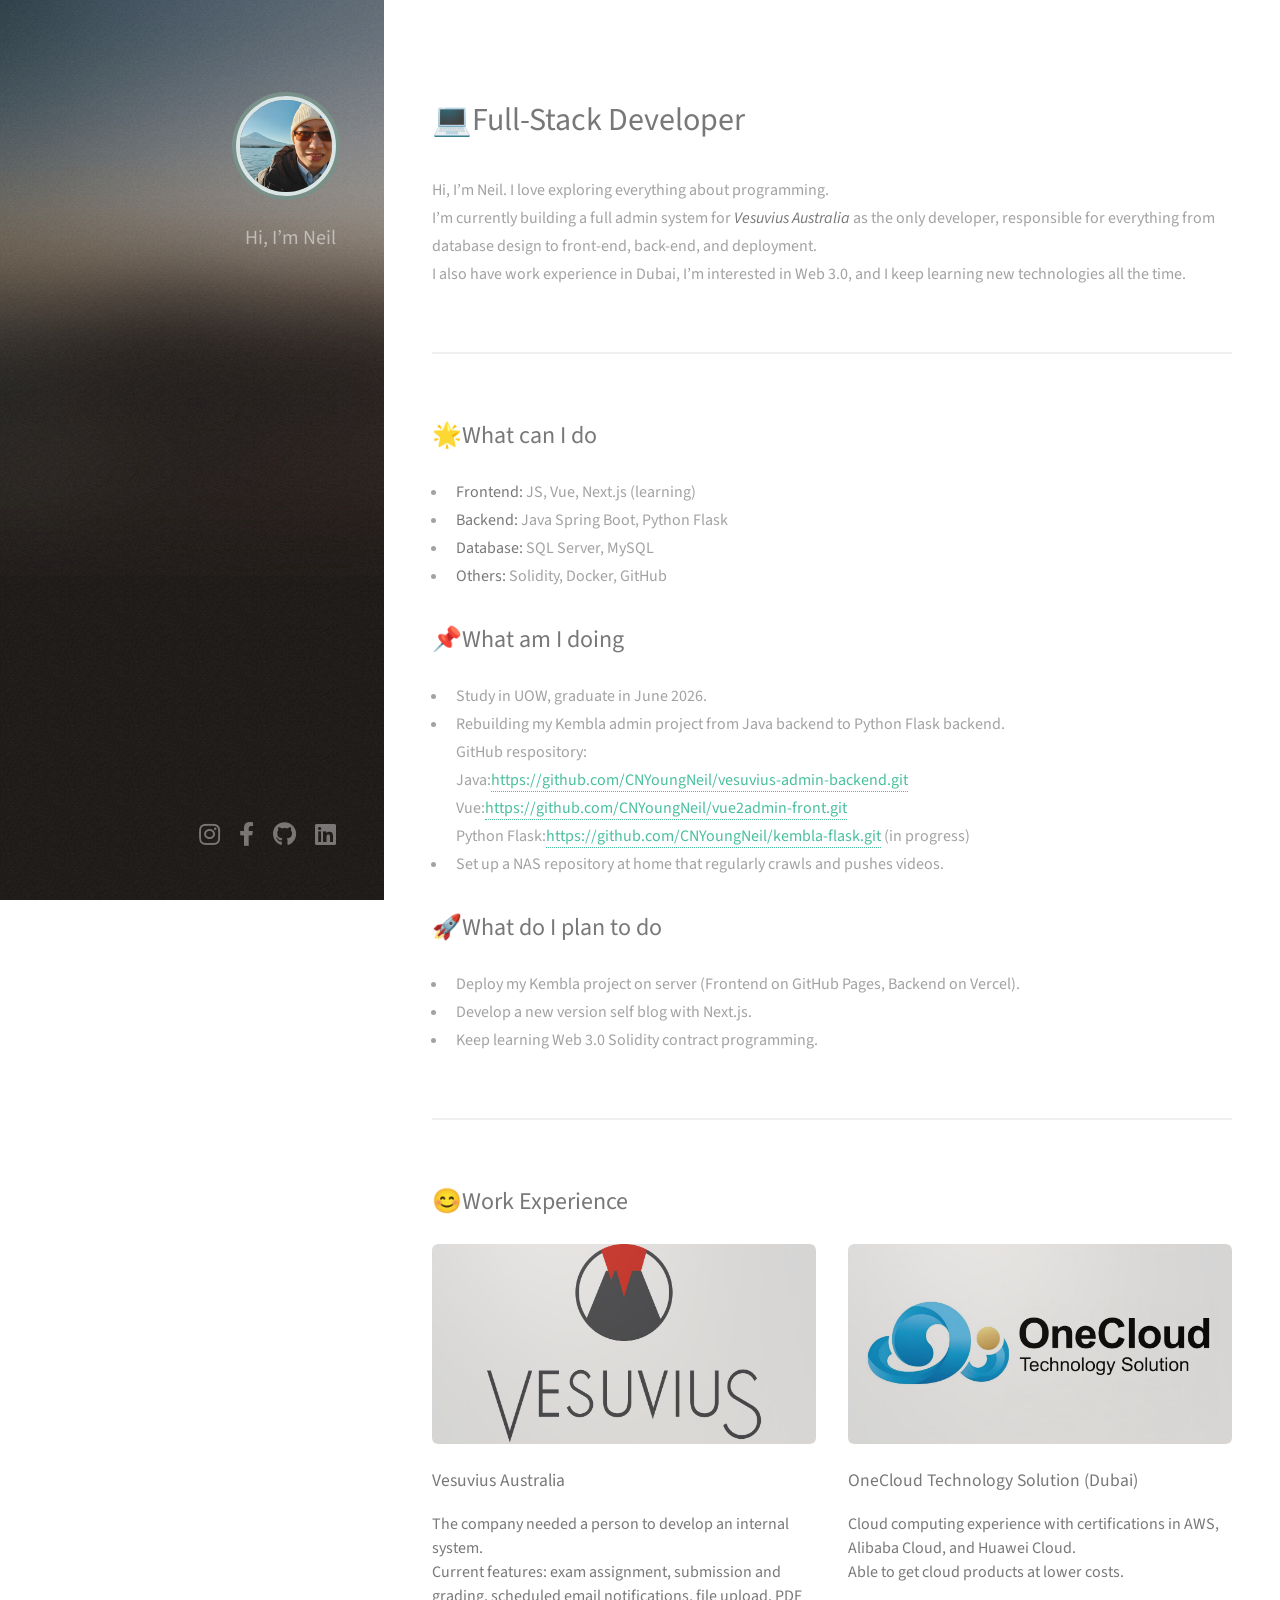
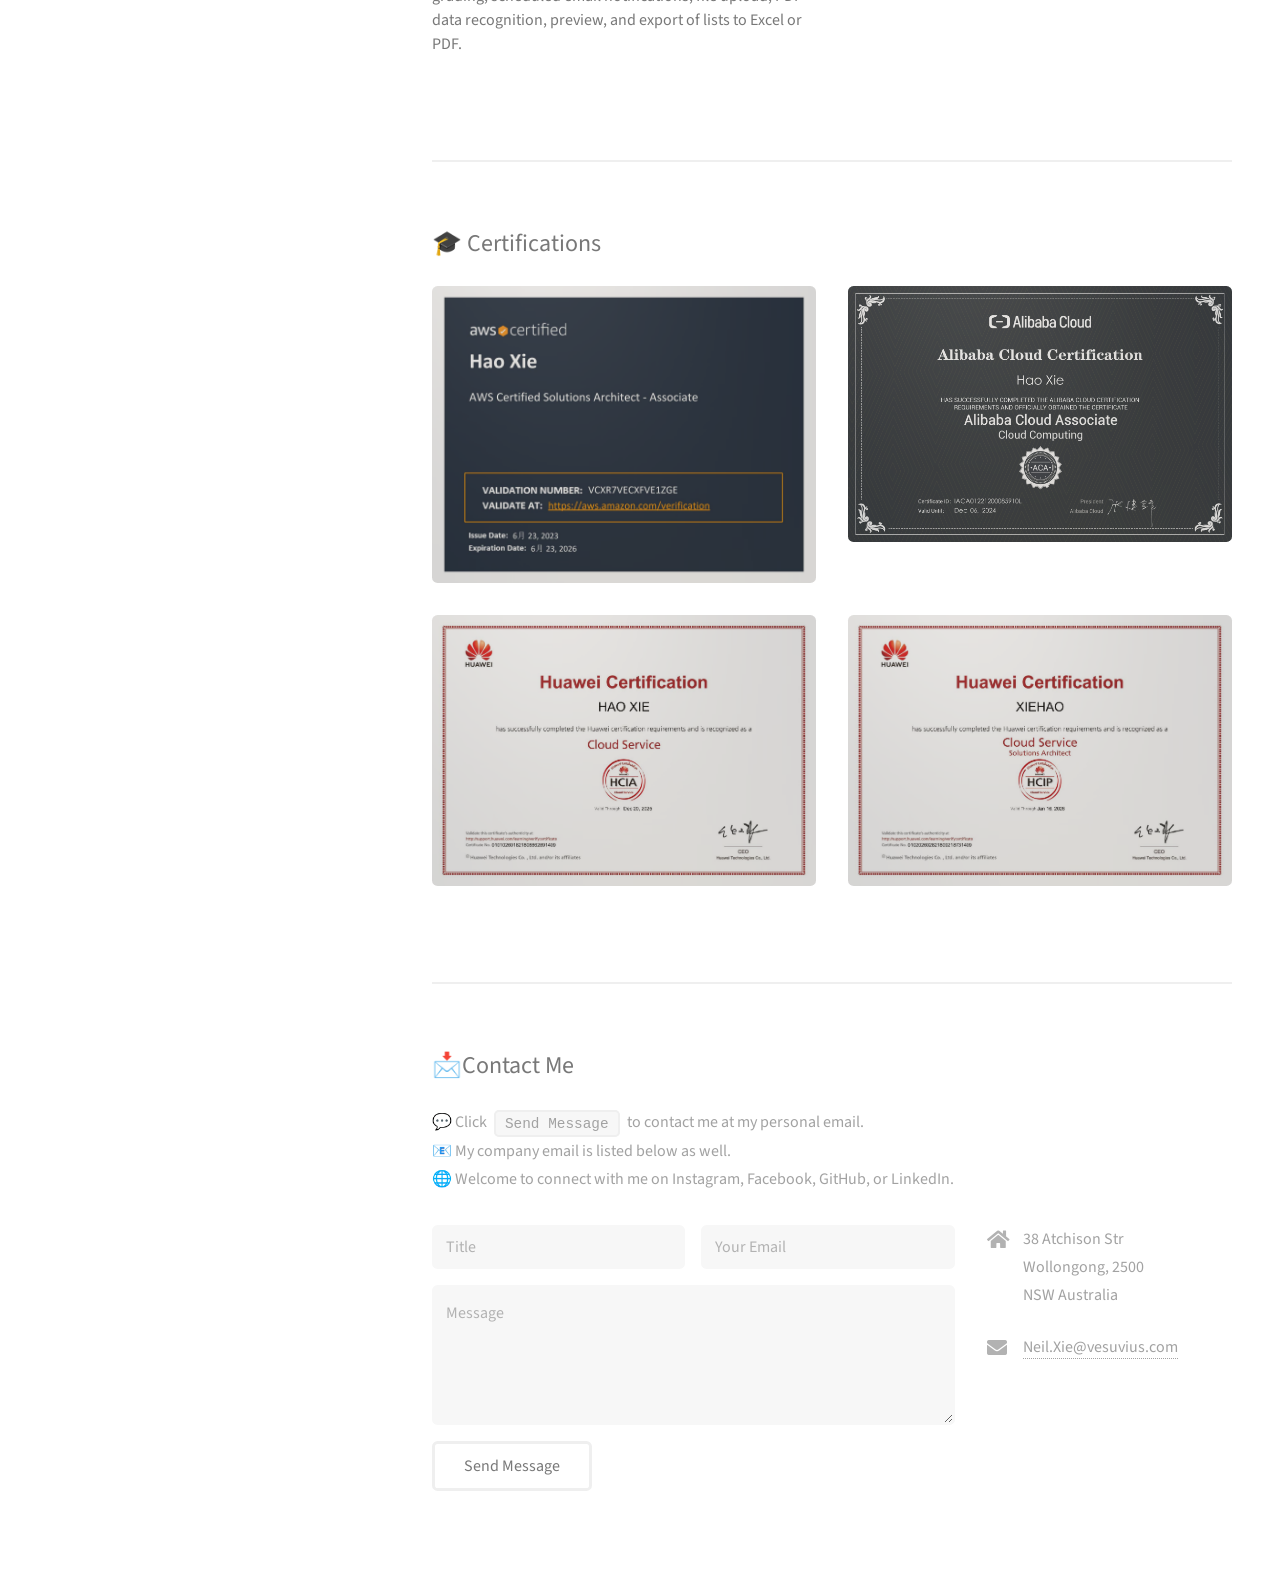
<file: index.html>
<!DOCTYPE html>
<!--
	Strata by HTML5 UP
	html5up.net | @ajlkn
	Free for personal and commercial use under the CCA 3.0 license (html5up.net/license)
-->
<html>

<head>
  <title>Neil Xie's website</title>
  <!-- Standard favicon -->
  <link rel="icon" href="images/favicon-round.png" type="image/x-icon">
  <meta charset="utf-8" />
  <meta name="viewport" content="width=device-width, initial-scale=1, user-scalable=no" />
  <link rel="stylesheet" href="assets/css/main.css" />
</head>

<body class="is-preload">
  <!-- 左侧的Header -->
  <header id="header">
    <div class="inner">
      <a href="#" class="image avatar"><img src="images/self.jpg" alt="" /></a>

      <!-- <h1><strong>Hi, I’m Neil.</strong> <br>
					UOW IT student <br>
					Developer @ <strong>Vesuvius Australia</strong>.<br />
					Dubai cloud security experience. <br /></h1> -->
      <!-- 打字机特效 -->
      <h1>
        <div id="intro-typing" class="intro-typing"></div>
      </h1>
    </div>
  </header>

  <!-- Main -->
  <div id="main">
    <!-- One -->
    <section id="one">
      <header class="major">
        <h2><strong>💻Full-Stack Developer</strong></h2>
        <!-- magna sed accumsan arcu neque.</h2> -->
      </header>
      <p>
        Hi, I’m Neil. I love exploring everything about programming.  
        <br />
        I’m currently building a full admin system for <em><b> Vesuvius Australia</b></em>  as the only developer, responsible for everything from database design to front-end, back-end, and deployment.  
        <br />
        I also have work experience in Dubai, I’m interested in Web 3.0, and I keep learning new technologies all the time.  
      </p>
      <!-- <ul class="actions">
							<li><a href="#" class="button">Learn More</a></li>
						</ul> -->
    </section>

    <section id="three">
      <h2>🌟What can I do</h2>
      <ul>
        <li><strong>Frontend:</strong> JS, Vue, Next.js (learning)</li>
        <li><strong>Backend:</strong> Java Spring Boot, Python Flask</li>
        <li><strong>Database:</strong> SQL Server, MySQL</li>
        <li><strong>Others:</strong> Solidity, Docker, GitHub</li>
      </ul>

      <h2>📌What am I doing</h2>
      <ul>
        <li>Study in UOW, graduate in June 2026.</li>
        <li>
          Rebuilding my Kembla admin project from Java backend to Python Flask backend. <br>
          GitHub respository: <br>
          Java:<a href="https://github.com/CNYoungNeil/vesuvius-admin-backend.git" target="_blank">https://github.com/CNYoungNeil/vesuvius-admin-backend.git</a> <br>
          Vue:<a href="https://github.com/CNYoungNeil/vue2admin-front.git" target="_blank">https://github.com/CNYoungNeil/vue2admin-front.git</a> <br>
          Python Flask:<a href="https://github.com/CNYoungNeil/kembla-flask.git" target="_blank">https://github.com/CNYoungNeil/kembla-flask.git</a> (in progress)<br>
        </li>
        <li>Set up a NAS repository at home that regularly crawls and pushes videos.</li>
      </ul>

      <h2>🚀What do I plan to do</h2>
      <ul>
        <li>Deploy my Kembla project on server (Frontend on GitHub Pages, Backend on Vercel).</li>
        <li>Develop a new version self blog with Next.js.</li>
        <li>Keep learning Web 3.0 Solidity contract programming.</li>
      </ul>
    </section>

    <!-- Two -->
    <section id="two">
      <h2>😊Work Experience</h2>
      <div class="row">
        <article class="col-6 col-12-xsmall work-item">
          <a href="images/thumbs/vesuvius.jpg" class="image fit thumb"><img src="images/thumbs/vesuvius.jpg"
              alt="Vesuvius Australia"  /></a>
          <h4>Vesuvius Australia</h4>
          <p>
            <h3>
              The company needed a person to develop an internal system. <br>
              <strong class="emphasis">Current features:</strong> exam assignment, submission and grading, scheduled email notifications, file upload, PDF data recognition, preview, and export of lists to Excel or PDF.
            </h3>
          </p>
          

        </article>
        <article class="col-6 col-12-xsmall work-item">
          <a href="images/thumbs/Onecloud169.png" class="image fit thumb"><img src="images/thumbs/Onecloud169.png"
              alt="OneCloud Technology Solution (Dubai)" /></a>
          <h4>OneCloud Technology Solution (Dubai)</h4>
          <p>
            <h3>
              Cloud computing experience with certifications in AWS, Alibaba Cloud, and Huawei Cloud. <br>
              Able to get cloud products at lower costs.
            </h3>
          </p>
        </article>
        <!-- <article class="col-6 col-12-xsmall work-item">
            <a href="images/fulls/03.jpg" class="image fit thumb"><img src="images/thumbs/03.jpg" alt="" /></a>
            <h3>Tortor metus commodo</h3>
            <p>Lorem ipsum dolor sit amet nisl sed nullam feugiat.</p>
          </article>
          <article class="col-6 col-12-xsmall work-item">
            <a href="images/fulls/04.jpg" class="image fit thumb"><img src="images/thumbs/04.jpg" alt="" /></a>
            <h3>Quam neque phasellus</h3>
            <p>Lorem ipsum dolor sit amet nisl sed nullam feugiat.</p>
          </article> -->
      </div>
      <!-- <ul class="actions">
          <li><a href="#" class="button">Full Portfolio</a></li>
        </ul> -->
    </section>




    <!-- four Certifications -->
    <section id="four">
      <h2>🎓 Certifications</h2>
      <div class="row">
        <article class="col-6 col-12-xsmall">
          <span class="image fit">
            <img src="images/certificate/AWS.jpg" alt="AWS Certificate">
          </span>
        </article>
        <article class="col-6 col-12-xsmall">
          <span class="image fit">
            <img src="images/certificate/ACA.png" alt="AliCloud Certificate">
          </span>
        </article>

        <article class="col-6 col-12-xsmall">
          <span class="image fit">
            <img src="images/certificate/HCIA.jpg" alt="Huawei Cloud Certificate">
          </span>
        </article>
        <article class="col-6 col-12-xsmall">
          <span class="image fit">
            <img src="images/certificate/HCIP.jpg" alt="Huawei Cloud Certificate">
          </span>
        </article>
      </div>

    </section>



    <!-- Three -->
    <section id="three">
      <h2>📩Contact Me</h2>
      <p>
        💬 Click <code>Send Message</code> to contact me at my personal email. <br>
        📧 My company email is listed below as well.<br>
        🌐 Welcome to connect with me on Instagram, Facebook, GitHub, or LinkedIn. <br>
      </p>
      <div class="row">
        <div class="col-8 col-12-small">
          <form action="https://formspree.io/f/mqadwlby" method="POST">
            <div class="row gtr-uniform gtr-50">
              <div class="col-6 col-12-xsmall">
                <input type="text" name="title" id="title" placeholder="Title" required />
              </div>
              <div class="col-6 col-12-xsmall">
                <input type="email" name="_replyto" id="email" placeholder="Your Email" required />
              </div>
              <div class="col-12">
                <textarea name="message" id="message" placeholder="Message" rows="4" required></textarea>
              </div>
              <div class="col-12">
                <ul class="actions">
                  <li><input type="submit" value="Send Message" /></li>
                </ul>
              </div>
            </div>
          </form>
        </div>


        <div class="col-4 col-12-small">
          <ul class="labeled-icons">
            <li>
              <h3 class="icon solid fa-home"><span class="label">Address</span></h3>
              38 Atchison Str<br />
              Wollongong, 2500<br />
              NSW Australia
            </li>
            <!-- <li>
										<h3 class="icon solid fa-mobile-alt"><span class="label">Phone</span></h3>
										000-000-0000
									</li> -->
            <!-- <li>
                <h3 class="icon solid fa-envelope"><span class="label">Email</span></h3>
                <a>xiehaoyico@gmail.com</a>
              </li> -->
            <li>
              <h3 class="icon solid fa-envelope"><span class="label">Email</span></h3>
              <a>Neil.Xie@vesuvius.com</a>
            </li>
          </ul>
        </div>
      </div>
    </section>
  </div>

  <!-- Footer -->
  <footer id="footer">
    <div class="inner">
      <ul class="icons">
        <li>
          <a href="https://www.instagram.com/neil_stayfocus/" class="icon brands fa-instagram"><span class="label">instagram</span></a>
        </li>
        <li>
          <a href="https://www.facebook.com/youngneilcn/" class="icon brands fa-facebook-f"><span class="label">facebook</span></a>
        </li>
        <li>
          <a href="https://github.com/CNYoungNeil" class="icon brands fa-github" target="_blank"><span
              class="label">Github</span></a>
        </li>
        <li>
          <a href="https://www.linkedin.com/in/youngneilcn" class="icon brands fa-linkedin" target="_blank"><span
              class="label">Email</span></a>
        </li>
      </ul>
    </div>
  </footer>

  <!-- Scripts -->

  <script src="assets/js/jquery.min.js"></script>
  <script src="assets/js/jquery.poptrox.min.js"></script>
  <script src="assets/js/browser.min.js"></script>
  <script src="assets/js/breakpoints.min.js"></script>
  <script src="assets/js/util.js"></script>
  <script src="assets/js/main.js"></script>

  <!-- JS脚本 -->
  <script>
    const lines = [
      "Hi, I’m Neil",
      "UOW IT student",
      "Developer at <strong>Vesuvius Australia</strong>",
      "Dubai cloud computing experience"
    ];

    const el = document.getElementById("intro-typing");
    let lineIndex = 0;
    let charIndex = 0;
    let currentLineEl = null;

    function typeWriter() {
      if (lineIndex < lines.length) {
        if (charIndex === 0) {
          currentLineEl = document.createElement("div");
          el.appendChild(currentLineEl);
        }

        let currentLine = lines[lineIndex];

        if (charIndex < currentLine.length) {
          // 检测是否是标签的开始
          if (currentLine.charAt(charIndex) === "<") {
            // 找到 '>' 的位置
            let closeIndex = currentLine.indexOf(">", charIndex);
            if (closeIndex !== -1) {
              // 一次性跳过整个标签
              charIndex = closeIndex + 1;
            }
          } else {
            charIndex++;
          }

          // 更新行内容（只显示到当前位置）
          currentLineEl.innerHTML = currentLine.substring(0, charIndex);

          setTimeout(typeWriter, 100);
        } else {
          // 当前行完成 → 换行
          lineIndex++;
          charIndex = 0;
          setTimeout(typeWriter, 500);
        }
      } else {
        // 全部完成 → 停顿后清空重来
        setTimeout(() => {
          el.innerHTML = "";
          lineIndex = 0;
          charIndex = 0;
          typeWriter();
        }, 2000);
      }
    }

    typeWriter();
  </script>

</body>

</html>
</file>
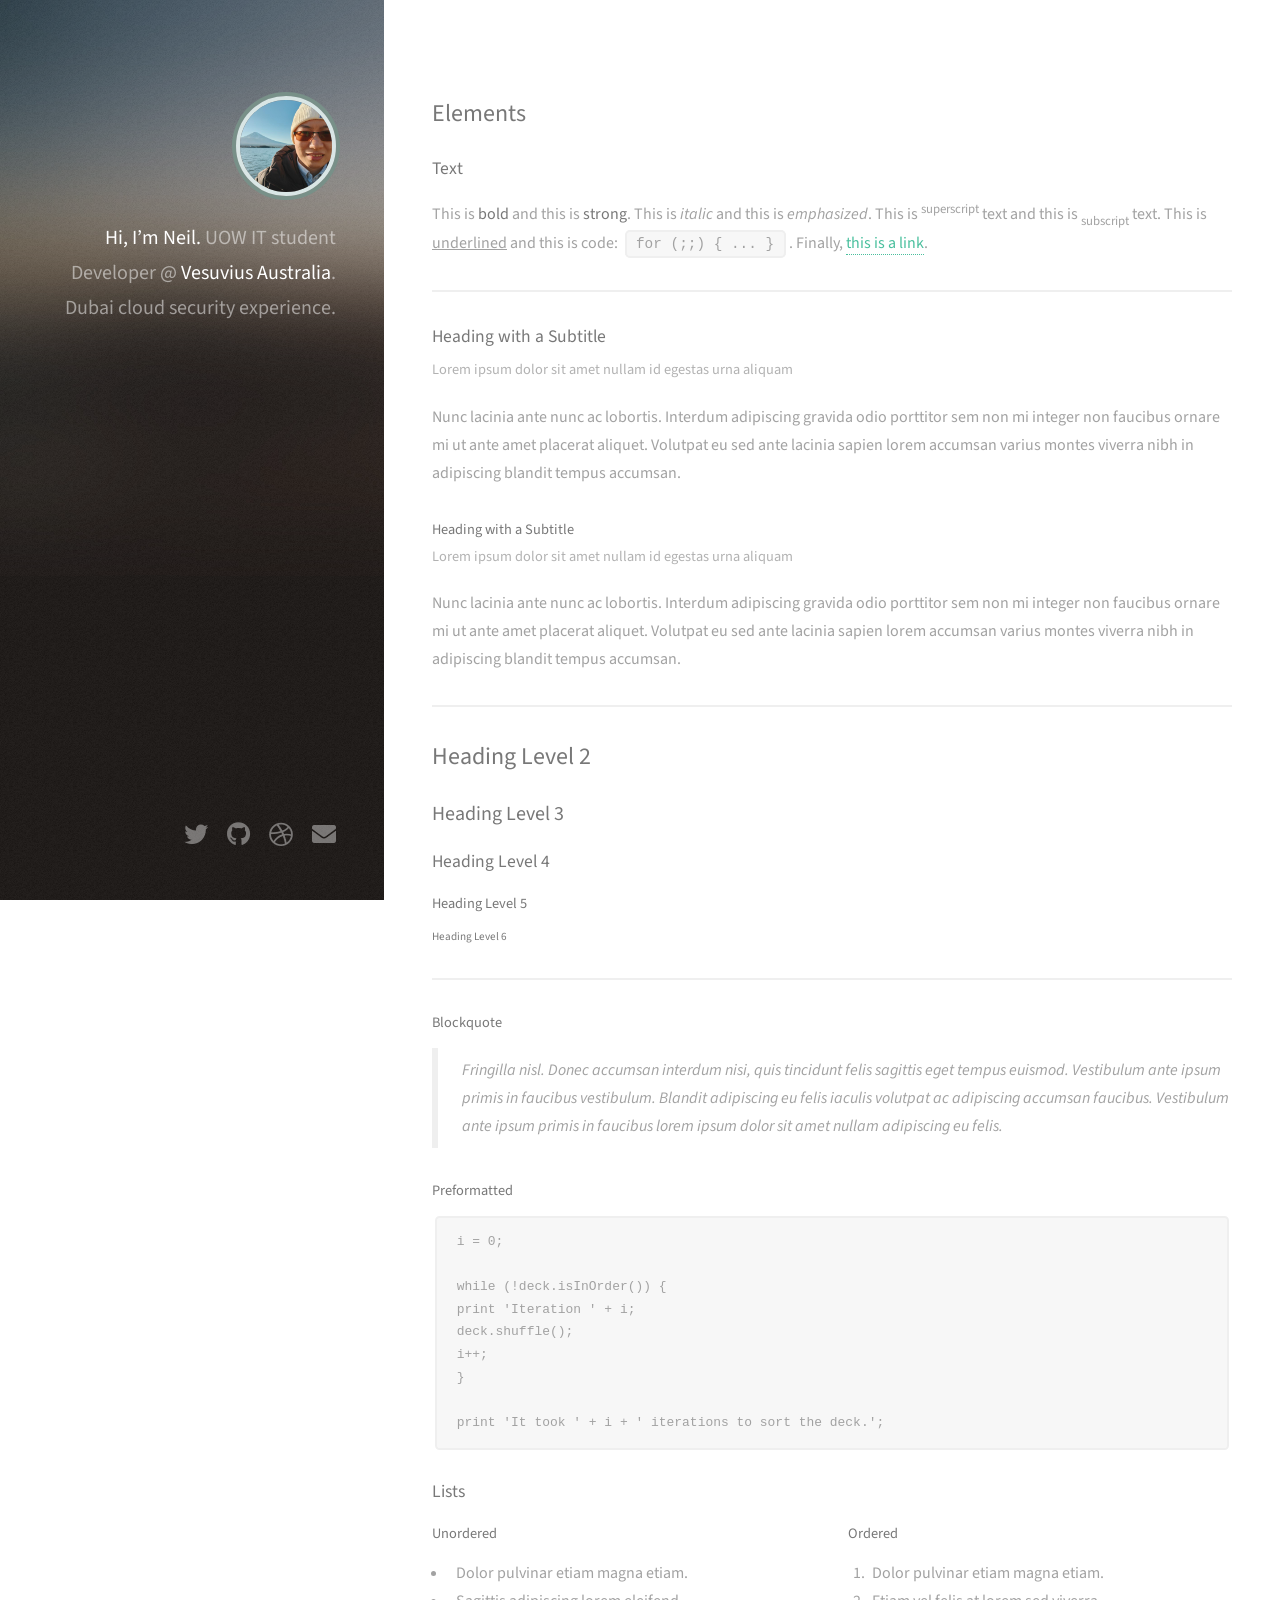
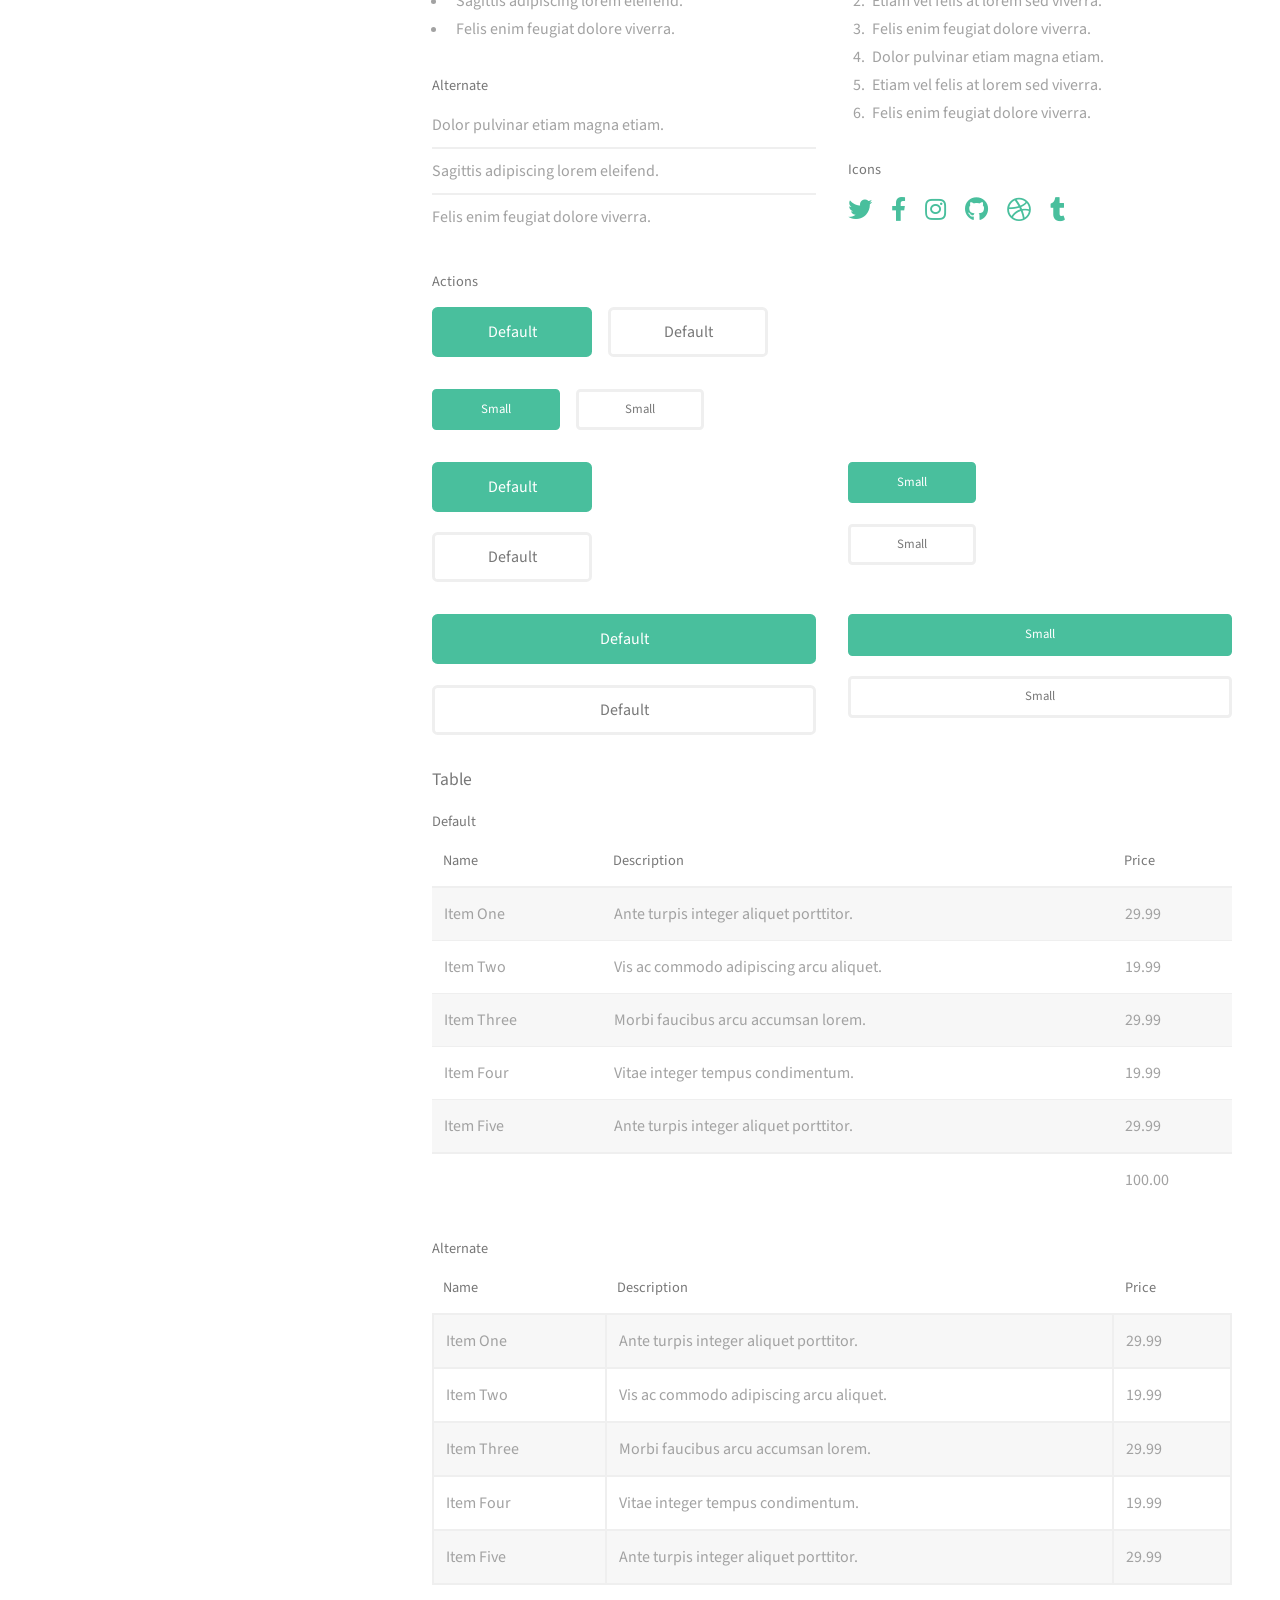
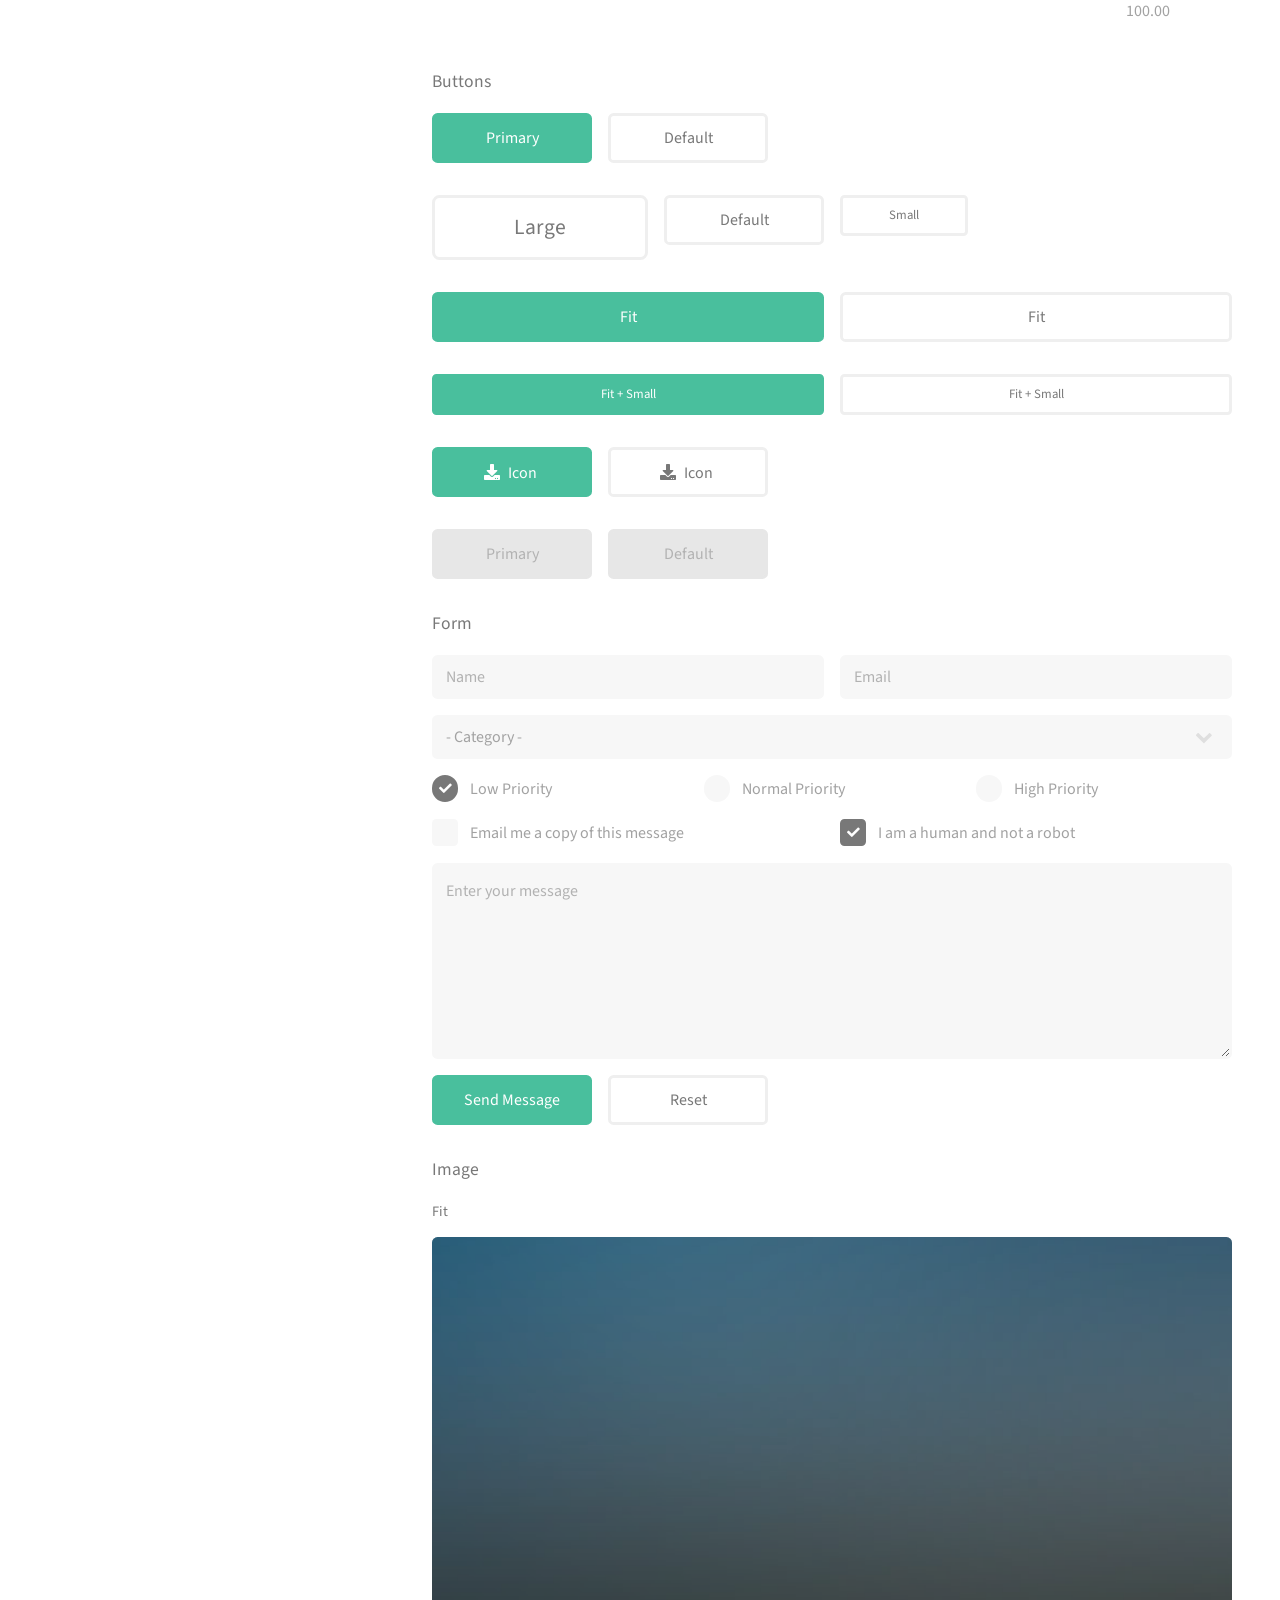
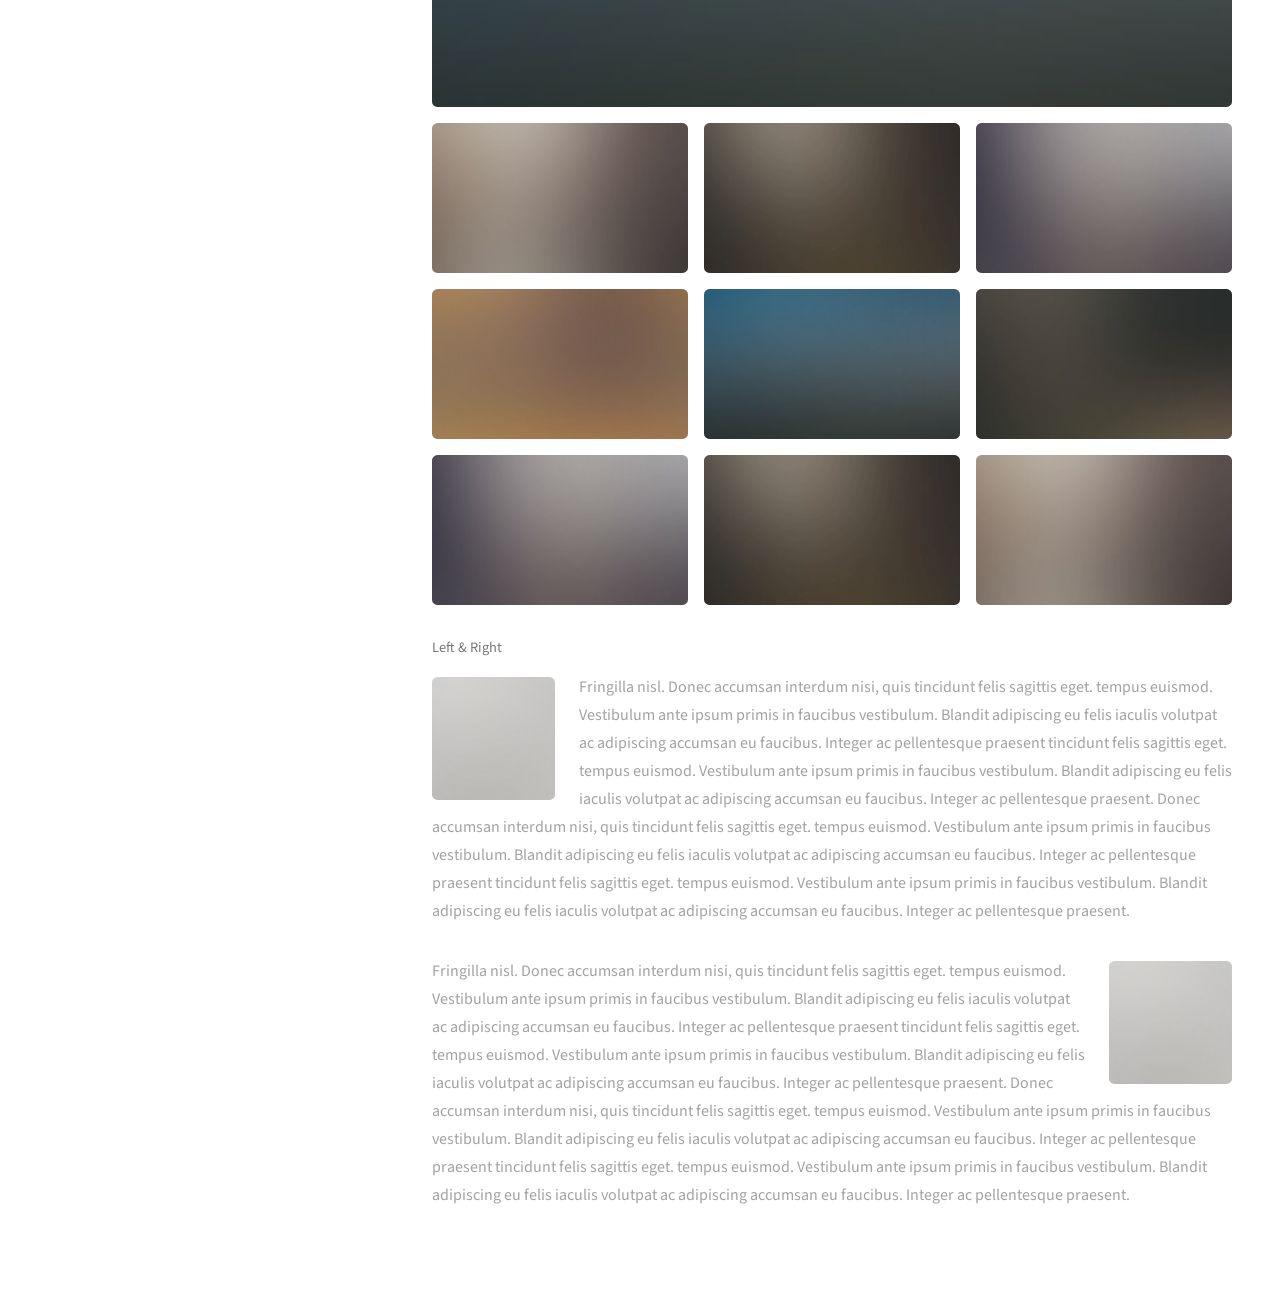
<file: template.html>
<!DOCTYPE html>
<!--
	Strata by HTML5 UP
	html5up.net | @ajlkn
	Free for personal and commercial use under the CCA 3.0 license (html5up.net/license)
-->
<html>
  <head>
    <title>Neil Xie's website</title>
    <meta charset="utf-8" />
    <meta name="viewport" content="width=device-width, initial-scale=1, user-scalable=no" />
    <link rel="stylesheet" href="assets/css/main.css" />
  </head>
  <body class="is-preload">
    <!-- 左侧的Header -->
    <header id="header">
      <div class="inner">
        <a href="#" class="image avatar"><img src="images/self.jpg" alt="" /></a>
        <h1>
          <strong>Hi, I’m Neil.</strong> <br />
          UOW IT student <br />
          Developer @ <strong>Vesuvius Australia</strong>.<br />
          Dubai cloud security experience. <br />
        </h1>
      </div>
    </header>

    <!-- Main -->
    <div id="main">
      <!-- 所有组件都在这里 -->

      <section id="four">
        <h2>Elements</h2>

        <section>
          <h4>Text</h4>
          <p>
            This is <b>bold</b> and this is <strong>strong</strong>. This is <i>italic</i> and this is <em>emphasized</em>. This is
            <sup>superscript</sup> text and this is <sub>subscript</sub> text. This is <u>underlined</u> and this is code:
            <code>for (;;) { ... }</code>. Finally, <a href="#">this is a link</a>.
          </p>
          <hr />
          <header>
            <h4>Heading with a Subtitle</h4>
            <p>Lorem ipsum dolor sit amet nullam id egestas urna aliquam</p>
          </header>
          <p>
            Nunc lacinia ante nunc ac lobortis. Interdum adipiscing gravida odio porttitor sem non mi integer non faucibus ornare mi ut ante
            amet placerat aliquet. Volutpat eu sed ante lacinia sapien lorem accumsan varius montes viverra nibh in adipiscing blandit
            tempus accumsan.
          </p>
          <header>
            <h5>Heading with a Subtitle</h5>
            <p>Lorem ipsum dolor sit amet nullam id egestas urna aliquam</p>
          </header>
          <p>
            Nunc lacinia ante nunc ac lobortis. Interdum adipiscing gravida odio porttitor sem non mi integer non faucibus ornare mi ut ante
            amet placerat aliquet. Volutpat eu sed ante lacinia sapien lorem accumsan varius montes viverra nibh in adipiscing blandit
            tempus accumsan.
          </p>
          <hr />
          <h2>Heading Level 2</h2>
          <h3>Heading Level 3</h3>
          <h4>Heading Level 4</h4>
          <h5>Heading Level 5</h5>
          <h6>Heading Level 6</h6>
          <hr />
          <h5>Blockquote</h5>
          <blockquote>
            Fringilla nisl. Donec accumsan interdum nisi, quis tincidunt felis sagittis eget tempus euismod. Vestibulum ante ipsum primis in
            faucibus vestibulum. Blandit adipiscing eu felis iaculis volutpat ac adipiscing accumsan faucibus. Vestibulum ante ipsum primis
            in faucibus lorem ipsum dolor sit amet nullam adipiscing eu felis.
          </blockquote>
          <h5>Preformatted</h5>
          <pre><code>i = 0;

while (!deck.isInOrder()) {
print 'Iteration ' + i;
deck.shuffle();
i++;
}

print 'It took ' + i + ' iterations to sort the deck.';</code></pre>
        </section>

        <section>
          <h4>Lists</h4>
          <div class="row">
            <div class="col-6 col-12-xsmall">
              <h5>Unordered</h5>
              <ul>
                <li>Dolor pulvinar etiam magna etiam.</li>
                <li>Sagittis adipiscing lorem eleifend.</li>
                <li>Felis enim feugiat dolore viverra.</li>
              </ul>
              <h5>Alternate</h5>
              <ul class="alt">
                <li>Dolor pulvinar etiam magna etiam.</li>
                <li>Sagittis adipiscing lorem eleifend.</li>
                <li>Felis enim feugiat dolore viverra.</li>
              </ul>
            </div>
            <div class="col-6 col-12-xsmall">
              <h5>Ordered</h5>
              <ol>
                <li>Dolor pulvinar etiam magna etiam.</li>
                <li>Etiam vel felis at lorem sed viverra.</li>
                <li>Felis enim feugiat dolore viverra.</li>
                <li>Dolor pulvinar etiam magna etiam.</li>
                <li>Etiam vel felis at lorem sed viverra.</li>
                <li>Felis enim feugiat dolore viverra.</li>
              </ol>
              <h5>Icons</h5>
              <ul class="icons">
                <li>
                  <a href="#" class="icon brands fa-twitter"><span class="label">Twitter</span></a>
                </li>
                <li>
                  <a href="#" class="icon brands fa-facebook-f"><span class="label">Facebook</span></a>
                </li>
                <li>
                  <a href="#" class="icon brands fa-instagram"><span class="label">Instagram</span></a>
                </li>
                <li>
                  <a href="#" class="icon brands fa-github"><span class="label">Github</span></a>
                </li>
                <li>
                  <a href="#" class="icon brands fa-dribbble"><span class="label">Dribbble</span></a>
                </li>
                <li>
                  <a href="#" class="icon brands fa-tumblr"><span class="label">Tumblr</span></a>
                </li>
              </ul>
            </div>
          </div>
          <h5>Actions</h5>
          <ul class="actions">
            <li><a href="#" class="button primary">Default</a></li>
            <li><a href="#" class="button">Default</a></li>
          </ul>
          <ul class="actions small">
            <li><a href="#" class="button primary small">Small</a></li>
            <li><a href="#" class="button small">Small</a></li>
          </ul>
          <div class="row">
            <div class="col-6 col-12-small">
              <ul class="actions stacked">
                <li><a href="#" class="button primary">Default</a></li>
                <li><a href="#" class="button">Default</a></li>
              </ul>
            </div>
            <div class="col-6 col-12-small">
              <ul class="actions stacked">
                <li><a href="#" class="button primary small">Small</a></li>
                <li><a href="#" class="button small">Small</a></li>
              </ul>
            </div>
            <div class="col-6 col-12-small">
              <ul class="actions stacked">
                <li><a href="#" class="button primary fit">Default</a></li>
                <li><a href="#" class="button fit">Default</a></li>
              </ul>
            </div>
            <div class="col-6 col-12-small">
              <ul class="actions stacked">
                <li><a href="#" class="button primary small fit">Small</a></li>
                <li><a href="#" class="button small fit">Small</a></li>
              </ul>
            </div>
          </div>
        </section>

        <section>
          <h4>Table</h4>
          <h5>Default</h5>
          <div class="table-wrapper">
            <table>
              <thead>
                <tr>
                  <th>Name</th>
                  <th>Description</th>
                  <th>Price</th>
                </tr>
              </thead>
              <tbody>
                <tr>
                  <td>Item One</td>
                  <td>Ante turpis integer aliquet porttitor.</td>
                  <td>29.99</td>
                </tr>
                <tr>
                  <td>Item Two</td>
                  <td>Vis ac commodo adipiscing arcu aliquet.</td>
                  <td>19.99</td>
                </tr>
                <tr>
                  <td>Item Three</td>
                  <td>Morbi faucibus arcu accumsan lorem.</td>
                  <td>29.99</td>
                </tr>
                <tr>
                  <td>Item Four</td>
                  <td>Vitae integer tempus condimentum.</td>
                  <td>19.99</td>
                </tr>
                <tr>
                  <td>Item Five</td>
                  <td>Ante turpis integer aliquet porttitor.</td>
                  <td>29.99</td>
                </tr>
              </tbody>
              <tfoot>
                <tr>
                  <td colspan="2"></td>
                  <td>100.00</td>
                </tr>
              </tfoot>
            </table>
          </div>

          <h5>Alternate</h5>
          <div class="table-wrapper">
            <table class="alt">
              <thead>
                <tr>
                  <th>Name</th>
                  <th>Description</th>
                  <th>Price</th>
                </tr>
              </thead>
              <tbody>
                <tr>
                  <td>Item One</td>
                  <td>Ante turpis integer aliquet porttitor.</td>
                  <td>29.99</td>
                </tr>
                <tr>
                  <td>Item Two</td>
                  <td>Vis ac commodo adipiscing arcu aliquet.</td>
                  <td>19.99</td>
                </tr>
                <tr>
                  <td>Item Three</td>
                  <td>Morbi faucibus arcu accumsan lorem.</td>
                  <td>29.99</td>
                </tr>
                <tr>
                  <td>Item Four</td>
                  <td>Vitae integer tempus condimentum.</td>
                  <td>19.99</td>
                </tr>
                <tr>
                  <td>Item Five</td>
                  <td>Ante turpis integer aliquet porttitor.</td>
                  <td>29.99</td>
                </tr>
              </tbody>
              <tfoot>
                <tr>
                  <td colspan="2"></td>
                  <td>100.00</td>
                </tr>
              </tfoot>
            </table>
          </div>
        </section>

        <section>
          <h4>Buttons</h4>
          <ul class="actions">
            <li><a href="#" class="button primary">Primary</a></li>
            <li><a href="#" class="button">Default</a></li>
          </ul>
          <ul class="actions">
            <li><a href="#" class="button large">Large</a></li>
            <li><a href="#" class="button">Default</a></li>
            <li><a href="#" class="button small">Small</a></li>
          </ul>
          <ul class="actions fit">
            <li><a href="#" class="button primary fit">Fit</a></li>
            <li><a href="#" class="button fit">Fit</a></li>
          </ul>
          <ul class="actions fit small">
            <li><a href="#" class="button primary fit small">Fit + Small</a></li>
            <li><a href="#" class="button fit small">Fit + Small</a></li>
          </ul>
          <ul class="actions">
            <li><a href="#" class="button primary icon solid fa-download">Icon</a></li>
            <li><a href="#" class="button icon solid fa-download">Icon</a></li>
          </ul>
          <ul class="actions">
            <li><span class="button primary disabled">Primary</span></li>
            <li><span class="button disabled">Default</span></li>
          </ul>
        </section>

        <section>
          <h4>Form</h4>
          <form method="post" action="#">
            <div class="row gtr-uniform gtr-50">
              <div class="col-6 col-12-xsmall">
                <input type="text" name="demo-name" id="demo-name" value="" placeholder="Name" />
              </div>
              <div class="col-6 col-12-xsmall">
                <input type="email" name="demo-email" id="demo-email" value="" placeholder="Email" />
              </div>
              <div class="col-12">
                <select name="demo-category" id="demo-category">
                  <option value="">- Category -</option>
                  <option value="1">Manufacturing</option>
                  <option value="1">Shipping</option>
                  <option value="1">Administration</option>
                  <option value="1">Human Resources</option>
                </select>
              </div>
              <div class="col-4 col-12-small">
                <input type="radio" id="demo-priority-low" name="demo-priority" checked />
                <label for="demo-priority-low">Low Priority</label>
              </div>
              <div class="col-4 col-12-small">
                <input type="radio" id="demo-priority-normal" name="demo-priority" />
                <label for="demo-priority-normal">Normal Priority</label>
              </div>
              <div class="col-4 col-12-small">
                <input type="radio" id="demo-priority-high" name="demo-priority" />
                <label for="demo-priority-high">High Priority</label>
              </div>
              <div class="col-6 col-12-small">
                <input type="checkbox" id="demo-copy" name="demo-copy" />
                <label for="demo-copy">Email me a copy of this message</label>
              </div>
              <div class="col-6 col-12-small">
                <input type="checkbox" id="demo-human" name="demo-human" checked />
                <label for="demo-human">I am a human and not a robot</label>
              </div>
              <div class="col-12">
                <textarea name="demo-message" id="demo-message" placeholder="Enter your message" rows="6"></textarea>
              </div>
              <div class="col-12">
                <ul class="actions">
                  <li><input type="submit" value="Send Message" class="primary" /></li>
                  <li><input type="reset" value="Reset" /></li>
                </ul>
              </div>
            </div>
          </form>
        </section>

        <section>
          <h4>Image</h4>
          <h5>Fit</h5>
          <div class="box alt">
            <div class="row gtr-50 gtr-uniform">
              <div class="col-12">
                <span class="image fit"><img src="images/fulls/05.jpg" alt="" /></span>
              </div>
              <div class="col-4">
                <span class="image fit"><img src="images/thumbs/01.jpg" alt="" /></span>
              </div>
              <div class="col-4">
                <span class="image fit"><img src="images/thumbs/02.jpg" alt="" /></span>
              </div>
              <div class="col-4">
                <span class="image fit"><img src="images/thumbs/03.jpg" alt="" /></span>
              </div>
              <div class="col-4">
                <span class="image fit"><img src="images/thumbs/04.jpg" alt="" /></span>
              </div>
              <div class="col-4">
                <span class="image fit"><img src="images/thumbs/05.jpg" alt="" /></span>
              </div>
              <div class="col-4">
                <span class="image fit"><img src="images/thumbs/06.jpg" alt="" /></span>
              </div>
              <div class="col-4">
                <span class="image fit"><img src="images/thumbs/03.jpg" alt="" /></span>
              </div>
              <div class="col-4">
                <span class="image fit"><img src="images/thumbs/02.jpg" alt="" /></span>
              </div>
              <div class="col-4">
                <span class="image fit"><img src="images/thumbs/01.jpg" alt="" /></span>
              </div>
            </div>
          </div>
          <h5>Left &amp; Right</h5>
          <p>
            <span class="image left"><img src="images/avatar.jpg" alt="" /></span>Fringilla nisl. Donec accumsan interdum nisi, quis
            tincidunt felis sagittis eget. tempus euismod. Vestibulum ante ipsum primis in faucibus vestibulum. Blandit adipiscing eu felis
            iaculis volutpat ac adipiscing accumsan eu faucibus. Integer ac pellentesque praesent tincidunt felis sagittis eget. tempus
            euismod. Vestibulum ante ipsum primis in faucibus vestibulum. Blandit adipiscing eu felis iaculis volutpat ac adipiscing
            accumsan eu faucibus. Integer ac pellentesque praesent. Donec accumsan interdum nisi, quis tincidunt felis sagittis eget. tempus
            euismod. Vestibulum ante ipsum primis in faucibus vestibulum. Blandit adipiscing eu felis iaculis volutpat ac adipiscing
            accumsan eu faucibus. Integer ac pellentesque praesent tincidunt felis sagittis eget. tempus euismod. Vestibulum ante ipsum
            primis in faucibus vestibulum. Blandit adipiscing eu felis iaculis volutpat ac adipiscing accumsan eu faucibus. Integer ac
            pellentesque praesent.
          </p>
          <p>
            <span class="image right"><img src="images/avatar.jpg" alt="" /></span>Fringilla nisl. Donec accumsan interdum nisi, quis
            tincidunt felis sagittis eget. tempus euismod. Vestibulum ante ipsum primis in faucibus vestibulum. Blandit adipiscing eu felis
            iaculis volutpat ac adipiscing accumsan eu faucibus. Integer ac pellentesque praesent tincidunt felis sagittis eget. tempus
            euismod. Vestibulum ante ipsum primis in faucibus vestibulum. Blandit adipiscing eu felis iaculis volutpat ac adipiscing
            accumsan eu faucibus. Integer ac pellentesque praesent. Donec accumsan interdum nisi, quis tincidunt felis sagittis eget. tempus
            euismod. Vestibulum ante ipsum primis in faucibus vestibulum. Blandit adipiscing eu felis iaculis volutpat ac adipiscing
            accumsan eu faucibus. Integer ac pellentesque praesent tincidunt felis sagittis eget. tempus euismod. Vestibulum ante ipsum
            primis in faucibus vestibulum. Blandit adipiscing eu felis iaculis volutpat ac adipiscing accumsan eu faucibus. Integer ac
            pellentesque praesent.
          </p>
        </section>
      </section>
    </div>

    <!-- Footer -->
    <footer id="footer">
      <div class="inner">
        <ul class="icons">
          <li>
            <a href="#" class="icon brands fa-twitter"><span class="label">Twitter</span></a>
          </li>
          <li>
            <a href="#" class="icon brands fa-github"><span class="label">Github</span></a>
          </li>
          <li>
            <a href="#" class="icon brands fa-dribbble"><span class="label">Dribbble</span></a>
          </li>
          <li>
            <a href="#" class="icon solid fa-envelope"><span class="label">Email</span></a>
          </li>
        </ul>
      </div>
    </footer>

    <!-- Scripts -->
    <script src="assets/js/jquery.min.js"></script>
    <script src="assets/js/jquery.poptrox.min.js"></script>
    <script src="assets/js/browser.min.js"></script>
    <script src="assets/js/breakpoints.min.js"></script>
    <script src="assets/js/util.js"></script>
    <script src="assets/js/main.js"></script>
  </body>
</html>
</file>
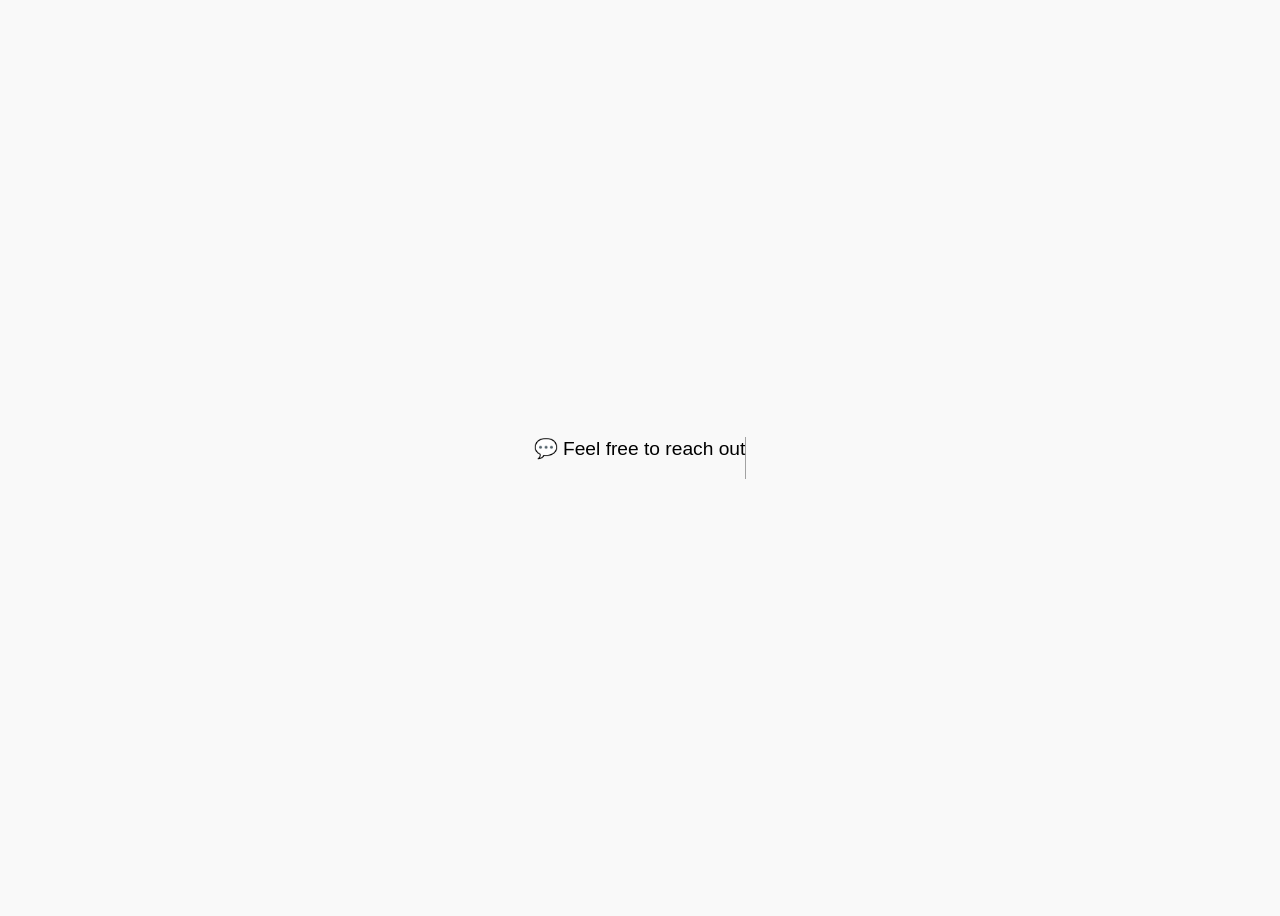
<file: test.html>
<!DOCTYPE html>
<html lang="en">
<head>
  <meta charset="UTF-8">
  <meta name="viewport" content="width=device-width, initial-scale=1.0">
  <title>Typing Demo</title>
  <style>
    body {
      font-family: Arial, sans-serif;
      display: flex;
      justify-content: center;
      align-items: center;
      height: 100vh;
      background: #f9f9f9;
    }
    .contact-lead {
      font-size: 1.2rem;
      min-height: 2.2em; /* 保证高度不抖动 */
    }
    .type-caret {
      border-right: .1em solid rgba(0,0,0,.35);
      animation: caret 1s steps(1,end) infinite;
    }
    @keyframes caret {
      50% { border-color: transparent; }
    }
  </style>
</head>
<body>
  <p id="contact-lead" class="contact-lead"></p>

  <script>
    const lines = [
      "💬 Feel free to reach out — I reply fast.",
      "👨‍💻 Open to internships / grad roles.",
      "⚡ Web & cloud collab? Let’s build together.",
      "📧 Say hi anytime: xiehaoyico@gmail.com"
    ];

    const el = document.getElementById("contact-lead");
    let i = 0, j = 0, typing = true;

    function tick() {
      const text = lines[i];
      if (typing) {
        el.textContent = text.slice(0, ++j);
        el.classList.add("type-caret");
        if (j === text.length) {
          typing = false;
          setTimeout(tick, 1200); // 停留一会儿
          return;
        }
      } else {
        el.textContent = text.slice(0, --j);
        if (j === 0) {
          typing = true;
          i = (i + 1) % lines.length;
        }
      }
      setTimeout(tick, typing ? 45 : 25); // 打字 / 删除速度
    }

    tick();
  </script>
</body>
</html>
</file>
<file: assets/css/main.css>
@import url("fontawesome-all.min.css");
@import url("https://fonts.googleapis.com/css?family=Source+Sans+Pro:400,400italic");

/*
	Strata by HTML5 UP
	html5up.net | @ajlkn
	Free for personal and commercial use under the CCA 3.0 license (html5up.net/license)
*/

html,
body,
div,
span,
applet,
object,
iframe,
h1,
h2,
h3,
h4,
h5,
h6,
p,
blockquote,
pre,
a,
abbr,
acronym,
address,
big,
cite,
code,
del,
dfn,
em,
img,
ins,
kbd,
q,
s,
samp,
small,
strike,
strong,
sub,
sup,
tt,
var,
b,
u,
i,
center,
dl,
dt,
dd,
ol,
ul,
li,
fieldset,
form,
label,
legend,
table,
caption,
tbody,
tfoot,
thead,
tr,
th,
td,
article,
aside,
canvas,
details,
embed,
figure,
figcaption,
footer,
header,
hgroup,
menu,
nav,
output,
ruby,
section,
summary,
time,
mark,
audio,
video {
  margin: 0;
  padding: 0;
  border: 0;
  font-size: 100%;
  font: inherit;
  vertical-align: baseline;
}

article,
aside,
details,
figcaption,
figure,
footer,
header,
hgroup,
menu,
nav,
section {
  display: block;
}

body {
  line-height: 1;
}

ol,
ul {
  list-style: none;
}

blockquote,
q {
  quotes: none;
}

blockquote:before,
blockquote:after,
q:before,
q:after {
  content: "";
  content: none;
}

table {
  border-collapse: collapse;
  border-spacing: 0;
}

body {
  -webkit-text-size-adjust: none;
}

mark {
  background-color: transparent;
  color: inherit;
}

input::-moz-focus-inner {
  border: 0;
  padding: 0;
}

input,
select,
textarea {
  -moz-appearance: none;
  -webkit-appearance: none;
  -ms-appearance: none;
  appearance: none;
}

/* Basic */

html {
  box-sizing: border-box;
}

*,
*:before,
*:after {
  box-sizing: inherit;
}

body {
  background: #fff;
}

body.is-preload *,
body.is-preload *:before,
body.is-preload *:after {
  -moz-animation: none !important;
  -webkit-animation: none !important;
  -ms-animation: none !important;
  animation: none !important;
  -moz-transition: none !important;
  -webkit-transition: none !important;
  -ms-transition: none !important;
  transition: none !important;
}

body,
input,
select,
textarea {
  color: #a2a2a2;
  font-family: "Source Sans Pro", Helvetica, sans-serif;
  font-size: 16pt;
  font-weight: 400;
  line-height: 1.75em;
}

a {
  -moz-transition: color 0.2s ease-in-out, border-color 0.2s ease-in-out;
  -webkit-transition: color 0.2s ease-in-out, border-color 0.2s ease-in-out;
  -ms-transition: color 0.2s ease-in-out, border-color 0.2s ease-in-out;
  transition: color 0.2s ease-in-out, border-color 0.2s ease-in-out;
  border-bottom: dotted 1px;
  color: #49bf9d;
  text-decoration: none;
}

a:hover {
  border-bottom-color: transparent;
  color: #49bf9d !important;
  text-decoration: none;
}

strong,
b {
  color: #787878;
  font-weight: 400;
}

em,
i {
  font-style: italic;
}

p {
  margin: 0 0 2em 0;
}

h1,
h2,
h3,
h4,
h5,
h6 {
  color: #787878;
  font-weight: 400;
  line-height: 1em;
  margin: 0 0 1em 0;
}

h1 a,
h2 a,
h3 a,
h4 a,
h5 a,
h6 a {
  color: inherit;
  text-decoration: none;
}

h1 {
  font-size: 2em;
  line-height: 1.5em;
}

h2 {
  font-size: 1.5em;
  line-height: 1.5em;
}

h3 {
  font-size: 1.25em;
  line-height: 1.5em;
}

h4 {
  font-size: 1.1em;
  line-height: 1.5em;
}

h5 {
  font-size: 0.9em;
  line-height: 1.5em;
}

h6 {
  font-size: 0.7em;
  line-height: 1.5em;
}

sub {
  font-size: 0.8em;
  position: relative;
  top: 0.5em;
}

sup {
  font-size: 0.8em;
  position: relative;
  top: -0.5em;
}

hr {
  border: 0;
  border-bottom: solid 2px #efefef;
  margin: 2em 0;
}

hr.major {
  margin: 3em 0;
}

blockquote {
  border-left: solid 6px #efefef;
  font-style: italic;
  margin: 0 0 2em 0;
  padding: 0.5em 0 0.5em 1.5em;
}

code {
  background: #f7f7f7;
  border-radius: 0.35em;
  border: solid 2px #efefef;
  font-family: "Courier New", monospace;
  font-size: 0.9em;
  margin: 0 0.25em;
  padding: 0.25em 0.65em;
}

pre {
  -webkit-overflow-scrolling: touch;
  font-family: "Courier New", monospace;
  font-size: 0.9em;
  margin: 0 0 2em 0;
}

pre code {
  display: block;
  line-height: 1.75em;
  padding: 1em 1.5em;
  overflow-x: auto;
}

.align-left {
  text-align: left;
}

.align-center {
  text-align: center;
}

.align-right {
  text-align: right;
}

/* Container */

.container {
  margin: 0 auto;
  max-width: calc(100% - 4em);
  width: 100%;
}

.container.xsmall {
  width: 25%;
}

.container.small {
  width: 50%;
}

.container.medium {
  width: 75%;
}

.container.large {
  width: 125%;
}

.container.xlarge {
  width: 150%;
}

.container.max {
  width: 100%;
}

@media screen and (max-width: 980px) {
  .container {
    width: 100% !important;
    max-width: 100% !important;
  }
}

@media screen and (max-width: 480px) {
  .container {
    max-width: calc(100% - 3em);
  }
}

/* Row */

.row {
  display: flex;
  flex-wrap: wrap;
  box-sizing: border-box;
  align-items: stretch;
}

.row>* {
  box-sizing: border-box;
}

.row.gtr-uniform>*> :last-child {
  margin-bottom: 0;
}

.row.aln-left {
  justify-content: flex-start;
}

.row.aln-center {
  justify-content: center;
}

.row.aln-right {
  justify-content: flex-end;
}

.row.aln-top {
  align-items: flex-start;
}

.row.aln-middle {
  align-items: center;
}

.row.aln-bottom {
  align-items: flex-end;
}

.row>.imp {
  order: -1;
}

.row>.col-1 {
  width: 8.33333%;
}

.row>.off-1 {
  margin-left: 8.33333%;
}

.row>.col-2 {
  width: 16.66667%;
}

.row>.off-2 {
  margin-left: 16.66667%;
}

.row>.col-3 {
  width: 25%;
}

.row>.off-3 {
  margin-left: 25%;
}

.row>.col-4 {
  width: 33.33333%;
}

.row>.off-4 {
  margin-left: 33.33333%;
}

.row>.col-5 {
  width: 41.66667%;
}

.row>.off-5 {
  margin-left: 41.66667%;
}

.row>.col-6 {
  width: 50%;
}

.row>.off-6 {
  margin-left: 50%;
}

.row>.col-7 {
  width: 58.33333%;
}

.row>.off-7 {
  margin-left: 58.33333%;
}

.row>.col-8 {
  width: 66.66667%;
}

.row>.off-8 {
  margin-left: 66.66667%;
}

.row>.col-9 {
  width: 75%;
}

.row>.off-9 {
  margin-left: 75%;
}

.row>.col-10 {
  width: 83.33333%;
}

.row>.off-10 {
  margin-left: 83.33333%;
}

.row>.col-11 {
  width: 91.66667%;
}

.row>.off-11 {
  margin-left: 91.66667%;
}

.row>.col-12 {
  width: 100%;
}

.row>.off-12 {
  margin-left: 100%;
}

.row.gtr-0 {
  margin-top: 0;
  margin-left: 0em;
}

.row.gtr-0>* {
  padding: 0 0 0 0em;
}

.row.gtr-0.gtr-uniform {
  margin-top: 0em;
}

.row.gtr-0.gtr-uniform>* {
  padding-top: 0em;
}

.row.gtr-25 {
  margin-top: 0;
  margin-left: -0.625em;
}

.row.gtr-25>* {
  padding: 0 0 0 0.625em;
}

.row.gtr-25.gtr-uniform {
  margin-top: -0.625em;
}

.row.gtr-25.gtr-uniform>* {
  padding-top: 0.625em;
}

.row.gtr-50 {
  margin-top: 0;
  margin-left: -1.25em;
}

.row.gtr-50>* {
  padding: 0 0 0 1.25em;
}

.row.gtr-50.gtr-uniform {
  margin-top: -1.25em;
}

.row.gtr-50.gtr-uniform>* {
  padding-top: 1.25em;
}

.row {
  margin-top: 0;
  margin-left: -2.5em;
}

.row>* {
  padding: 0 0 0 2.5em;
}

.row.gtr-uniform {
  margin-top: -2.5em;
}

.row.gtr-uniform>* {
  padding-top: 2.5em;
}

.row.gtr-150 {
  margin-top: 0;
  margin-left: -3.75em;
}

.row.gtr-150>* {
  padding: 0 0 0 3.75em;
}

.row.gtr-150.gtr-uniform {
  margin-top: -3.75em;
}

.row.gtr-150.gtr-uniform>* {
  padding-top: 3.75em;
}

.row.gtr-200 {
  margin-top: 0;
  margin-left: -5em;
}

.row.gtr-200>* {
  padding: 0 0 0 5em;
}

.row.gtr-200.gtr-uniform {
  margin-top: -5em;
}

.row.gtr-200.gtr-uniform>* {
  padding-top: 5em;
}

@media screen and (max-width: 1800px) {
  .row {
    display: flex;
    flex-wrap: wrap;
    box-sizing: border-box;
    align-items: stretch;
  }

  .row>* {
    box-sizing: border-box;
  }

  .row.gtr-uniform>*> :last-child {
    margin-bottom: 0;
  }

  .row.aln-left {
    justify-content: flex-start;
  }

  .row.aln-center {
    justify-content: center;
  }

  .row.aln-right {
    justify-content: flex-end;
  }

  .row.aln-top {
    align-items: flex-start;
  }

  .row.aln-middle {
    align-items: center;
  }

  .row.aln-bottom {
    align-items: flex-end;
  }

  .row>.imp-xlarge {
    order: -1;
  }

  .row>.col-1-xlarge {
    width: 8.33333%;
  }

  .row>.off-1-xlarge {
    margin-left: 8.33333%;
  }

  .row>.col-2-xlarge {
    width: 16.66667%;
  }

  .row>.off-2-xlarge {
    margin-left: 16.66667%;
  }

  .row>.col-3-xlarge {
    width: 25%;
  }

  .row>.off-3-xlarge {
    margin-left: 25%;
  }

  .row>.col-4-xlarge {
    width: 33.33333%;
  }

  .row>.off-4-xlarge {
    margin-left: 33.33333%;
  }

  .row>.col-5-xlarge {
    width: 41.66667%;
  }

  .row>.off-5-xlarge {
    margin-left: 41.66667%;
  }

  .row>.col-6-xlarge {
    width: 50%;
  }

  .row>.off-6-xlarge {
    margin-left: 50%;
  }

  .row>.col-7-xlarge {
    width: 58.33333%;
  }

  .row>.off-7-xlarge {
    margin-left: 58.33333%;
  }

  .row>.col-8-xlarge {
    width: 66.66667%;
  }

  .row>.off-8-xlarge {
    margin-left: 66.66667%;
  }

  .row>.col-9-xlarge {
    width: 75%;
  }

  .row>.off-9-xlarge {
    margin-left: 75%;
  }

  .row>.col-10-xlarge {
    width: 83.33333%;
  }

  .row>.off-10-xlarge {
    margin-left: 83.33333%;
  }

  .row>.col-11-xlarge {
    width: 91.66667%;
  }

  .row>.off-11-xlarge {
    margin-left: 91.66667%;
  }

  .row>.col-12-xlarge {
    width: 100%;
  }

  .row>.off-12-xlarge {
    margin-left: 100%;
  }

  .row.gtr-0 {
    margin-top: 0;
    margin-left: 0em;
  }

  .row.gtr-0>* {
    padding: 0 0 0 0em;
  }

  .row.gtr-0.gtr-uniform {
    margin-top: 0em;
  }

  .row.gtr-0.gtr-uniform>* {
    padding-top: 0em;
  }

  .row.gtr-25 {
    margin-top: 0;
    margin-left: -0.625em;
  }

  .row.gtr-25>* {
    padding: 0 0 0 0.625em;
  }

  .row.gtr-25.gtr-uniform {
    margin-top: -0.625em;
  }

  .row.gtr-25.gtr-uniform>* {
    padding-top: 0.625em;
  }

  .row.gtr-50 {
    margin-top: 0;
    margin-left: -1.25em;
  }

  .row.gtr-50>* {
    padding: 0 0 0 1.25em;
  }

  .row.gtr-50.gtr-uniform {
    margin-top: -1.25em;
  }

  .row.gtr-50.gtr-uniform>* {
    padding-top: 1.25em;
  }

  .row {
    margin-top: 0;
    margin-left: -2.5em;
  }

  .row>* {
    padding: 0 0 0 2.5em;
  }

  .row.gtr-uniform {
    margin-top: -2.5em;
  }

  .row.gtr-uniform>* {
    padding-top: 2.5em;
  }

  .row.gtr-150 {
    margin-top: 0;
    margin-left: -3.75em;
  }

  .row.gtr-150>* {
    padding: 0 0 0 3.75em;
  }

  .row.gtr-150.gtr-uniform {
    margin-top: -3.75em;
  }

  .row.gtr-150.gtr-uniform>* {
    padding-top: 3.75em;
  }

  .row.gtr-200 {
    margin-top: 0;
    margin-left: -5em;
  }

  .row.gtr-200>* {
    padding: 0 0 0 5em;
  }

  .row.gtr-200.gtr-uniform {
    margin-top: -5em;
  }

  .row.gtr-200.gtr-uniform>* {
    padding-top: 5em;
  }
}

@media screen and (max-width: 1280px) {
  .row {
    display: flex;
    flex-wrap: wrap;
    box-sizing: border-box;
    align-items: stretch;
  }

  .row>* {
    box-sizing: border-box;
  }

  .row.gtr-uniform>*> :last-child {
    margin-bottom: 0;
  }

  .row.aln-left {
    justify-content: flex-start;
  }

  .row.aln-center {
    justify-content: center;
  }

  .row.aln-right {
    justify-content: flex-end;
  }

  .row.aln-top {
    align-items: flex-start;
  }

  .row.aln-middle {
    align-items: center;
  }

  .row.aln-bottom {
    align-items: flex-end;
  }

  .row>.imp-large {
    order: -1;
  }

  .row>.col-1-large {
    width: 8.33333%;
  }

  .row>.off-1-large {
    margin-left: 8.33333%;
  }

  .row>.col-2-large {
    width: 16.66667%;
  }

  .row>.off-2-large {
    margin-left: 16.66667%;
  }

  .row>.col-3-large {
    width: 25%;
  }

  .row>.off-3-large {
    margin-left: 25%;
  }

  .row>.col-4-large {
    width: 33.33333%;
  }

  .row>.off-4-large {
    margin-left: 33.33333%;
  }

  .row>.col-5-large {
    width: 41.66667%;
  }

  .row>.off-5-large {
    margin-left: 41.66667%;
  }

  .row>.col-6-large {
    width: 50%;
  }

  .row>.off-6-large {
    margin-left: 50%;
  }

  .row>.col-7-large {
    width: 58.33333%;
  }

  .row>.off-7-large {
    margin-left: 58.33333%;
  }

  .row>.col-8-large {
    width: 66.66667%;
  }

  .row>.off-8-large {
    margin-left: 66.66667%;
  }

  .row>.col-9-large {
    width: 75%;
  }

  .row>.off-9-large {
    margin-left: 75%;
  }

  .row>.col-10-large {
    width: 83.33333%;
  }

  .row>.off-10-large {
    margin-left: 83.33333%;
  }

  .row>.col-11-large {
    width: 91.66667%;
  }

  .row>.off-11-large {
    margin-left: 91.66667%;
  }

  .row>.col-12-large {
    width: 100%;
  }

  .row>.off-12-large {
    margin-left: 100%;
  }

  .row.gtr-0 {
    margin-top: 0;
    margin-left: 0em;
  }

  .row.gtr-0>* {
    padding: 0 0 0 0em;
  }

  .row.gtr-0.gtr-uniform {
    margin-top: 0em;
  }

  .row.gtr-0.gtr-uniform>* {
    padding-top: 0em;
  }

  .row.gtr-25 {
    margin-top: 0;
    margin-left: -0.5em;
  }

  .row.gtr-25>* {
    padding: 0 0 0 0.5em;
  }

  .row.gtr-25.gtr-uniform {
    margin-top: -0.5em;
  }

  .row.gtr-25.gtr-uniform>* {
    padding-top: 0.5em;
  }

  .row.gtr-50 {
    margin-top: 0;
    margin-left: -1em;
  }

  .row.gtr-50>* {
    padding: 0 0 0 1em;
  }

  .row.gtr-50.gtr-uniform {
    margin-top: -1em;
  }

  .row.gtr-50.gtr-uniform>* {
    padding-top: 1em;
  }

  .row {
    margin-top: 0;
    margin-left: -2em;
  }

  .row>* {
    padding: 0 0 0 2em;
  }

  .row.gtr-uniform {
    margin-top: -2em;
  }

  .row.gtr-uniform>* {
    padding-top: 2em;
  }

  .row.gtr-150 {
    margin-top: 0;
    margin-left: -3em;
  }

  .row.gtr-150>* {
    padding: 0 0 0 3em;
  }

  .row.gtr-150.gtr-uniform {
    margin-top: -3em;
  }

  .row.gtr-150.gtr-uniform>* {
    padding-top: 3em;
  }

  .row.gtr-200 {
    margin-top: 0;
    margin-left: -4em;
  }

  .row.gtr-200>* {
    padding: 0 0 0 4em;
  }

  .row.gtr-200.gtr-uniform {
    margin-top: -4em;
  }

  .row.gtr-200.gtr-uniform>* {
    padding-top: 4em;
  }
}

@media screen and (max-width: 980px) {
  .row {
    display: flex;
    flex-wrap: wrap;
    box-sizing: border-box;
    align-items: stretch;
  }

  .row>* {
    box-sizing: border-box;
  }

  .row.gtr-uniform>*> :last-child {
    margin-bottom: 0;
  }

  .row.aln-left {
    justify-content: flex-start;
  }

  .row.aln-center {
    justify-content: center;
  }

  .row.aln-right {
    justify-content: flex-end;
  }

  .row.aln-top {
    align-items: flex-start;
  }

  .row.aln-middle {
    align-items: center;
  }

  .row.aln-bottom {
    align-items: flex-end;
  }

  .row>.imp-medium {
    order: -1;
  }

  .row>.col-1-medium {
    width: 8.33333%;
  }

  .row>.off-1-medium {
    margin-left: 8.33333%;
  }

  .row>.col-2-medium {
    width: 16.66667%;
  }

  .row>.off-2-medium {
    margin-left: 16.66667%;
  }

  .row>.col-3-medium {
    width: 25%;
  }

  .row>.off-3-medium {
    margin-left: 25%;
  }

  .row>.col-4-medium {
    width: 33.33333%;
  }

  .row>.off-4-medium {
    margin-left: 33.33333%;
  }

  .row>.col-5-medium {
    width: 41.66667%;
  }

  .row>.off-5-medium {
    margin-left: 41.66667%;
  }

  .row>.col-6-medium {
    width: 50%;
  }

  .row>.off-6-medium {
    margin-left: 50%;
  }

  .row>.col-7-medium {
    width: 58.33333%;
  }

  .row>.off-7-medium {
    margin-left: 58.33333%;
  }

  .row>.col-8-medium {
    width: 66.66667%;
  }

  .row>.off-8-medium {
    margin-left: 66.66667%;
  }

  .row>.col-9-medium {
    width: 75%;
  }

  .row>.off-9-medium {
    margin-left: 75%;
  }

  .row>.col-10-medium {
    width: 83.33333%;
  }

  .row>.off-10-medium {
    margin-left: 83.33333%;
  }

  .row>.col-11-medium {
    width: 91.66667%;
  }

  .row>.off-11-medium {
    margin-left: 91.66667%;
  }

  .row>.col-12-medium {
    width: 100%;
  }

  .row>.off-12-medium {
    margin-left: 100%;
  }

  .row.gtr-0 {
    margin-top: 0;
    margin-left: 0em;
  }

  .row.gtr-0>* {
    padding: 0 0 0 0em;
  }

  .row.gtr-0.gtr-uniform {
    margin-top: 0em;
  }

  .row.gtr-0.gtr-uniform>* {
    padding-top: 0em;
  }

  .row.gtr-25 {
    margin-top: 0;
    margin-left: -0.5em;
  }

  .row.gtr-25>* {
    padding: 0 0 0 0.5em;
  }

  .row.gtr-25.gtr-uniform {
    margin-top: -0.5em;
  }

  .row.gtr-25.gtr-uniform>* {
    padding-top: 0.5em;
  }

  .row.gtr-50 {
    margin-top: 0;
    margin-left: -1em;
  }

  .row.gtr-50>* {
    padding: 0 0 0 1em;
  }

  .row.gtr-50.gtr-uniform {
    margin-top: -1em;
  }

  .row.gtr-50.gtr-uniform>* {
    padding-top: 1em;
  }

  .row {
    margin-top: 0;
    margin-left: -2em;
  }

  .row>* {
    padding: 0 0 0 2em;
  }

  .row.gtr-uniform {
    margin-top: -2em;
  }

  .row.gtr-uniform>* {
    padding-top: 2em;
  }

  .row.gtr-150 {
    margin-top: 0;
    margin-left: -3em;
  }

  .row.gtr-150>* {
    padding: 0 0 0 3em;
  }

  .row.gtr-150.gtr-uniform {
    margin-top: -3em;
  }

  .row.gtr-150.gtr-uniform>* {
    padding-top: 3em;
  }

  .row.gtr-200 {
    margin-top: 0;
    margin-left: -4em;
  }

  .row.gtr-200>* {
    padding: 0 0 0 4em;
  }

  .row.gtr-200.gtr-uniform {
    margin-top: -4em;
  }

  .row.gtr-200.gtr-uniform>* {
    padding-top: 4em;
  }
}

@media screen and (max-width: 736px) {
  .row {
    display: flex;
    flex-wrap: wrap;
    box-sizing: border-box;
    align-items: stretch;
  }

  .row>* {
    box-sizing: border-box;
  }

  .row.gtr-uniform>*> :last-child {
    margin-bottom: 0;
  }

  .row.aln-left {
    justify-content: flex-start;
  }

  .row.aln-center {
    justify-content: center;
  }

  .row.aln-right {
    justify-content: flex-end;
  }

  .row.aln-top {
    align-items: flex-start;
  }

  .row.aln-middle {
    align-items: center;
  }

  .row.aln-bottom {
    align-items: flex-end;
  }

  .row>.imp-small {
    order: -1;
  }

  .row>.col-1-small {
    width: 8.33333%;
  }

  .row>.off-1-small {
    margin-left: 8.33333%;
  }

  .row>.col-2-small {
    width: 16.66667%;
  }

  .row>.off-2-small {
    margin-left: 16.66667%;
  }

  .row>.col-3-small {
    width: 25%;
  }

  .row>.off-3-small {
    margin-left: 25%;
  }

  .row>.col-4-small {
    width: 33.33333%;
  }

  .row>.off-4-small {
    margin-left: 33.33333%;
  }

  .row>.col-5-small {
    width: 41.66667%;
  }

  .row>.off-5-small {
    margin-left: 41.66667%;
  }

  .row>.col-6-small {
    width: 50%;
  }

  .row>.off-6-small {
    margin-left: 50%;
  }

  .row>.col-7-small {
    width: 58.33333%;
  }

  .row>.off-7-small {
    margin-left: 58.33333%;
  }

  .row>.col-8-small {
    width: 66.66667%;
  }

  .row>.off-8-small {
    margin-left: 66.66667%;
  }

  .row>.col-9-small {
    width: 75%;
  }

  .row>.off-9-small {
    margin-left: 75%;
  }

  .row>.col-10-small {
    width: 83.33333%;
  }

  .row>.off-10-small {
    margin-left: 83.33333%;
  }

  .row>.col-11-small {
    width: 91.66667%;
  }

  .row>.off-11-small {
    margin-left: 91.66667%;
  }

  .row>.col-12-small {
    width: 100%;
  }

  .row>.off-12-small {
    margin-left: 100%;
  }

  .row.gtr-0 {
    margin-top: 0;
    margin-left: 0em;
  }

  .row.gtr-0>* {
    padding: 0 0 0 0em;
  }

  .row.gtr-0.gtr-uniform {
    margin-top: 0em;
  }

  .row.gtr-0.gtr-uniform>* {
    padding-top: 0em;
  }

  .row.gtr-25 {
    margin-top: 0;
    margin-left: -0.375em;
  }

  .row.gtr-25>* {
    padding: 0 0 0 0.375em;
  }

  .row.gtr-25.gtr-uniform {
    margin-top: -0.375em;
  }

  .row.gtr-25.gtr-uniform>* {
    padding-top: 0.375em;
  }

  .row.gtr-50 {
    margin-top: 0;
    margin-left: -0.75em;
  }

  .row.gtr-50>* {
    padding: 0 0 0 0.75em;
  }

  .row.gtr-50.gtr-uniform {
    margin-top: -0.75em;
  }

  .row.gtr-50.gtr-uniform>* {
    padding-top: 0.75em;
  }

  .row {
    margin-top: 0;
    margin-left: -1.5em;
  }

  .row>* {
    padding: 0 0 0 1.5em;
  }

  .row.gtr-uniform {
    margin-top: -1.5em;
  }

  .row.gtr-uniform>* {
    padding-top: 1.5em;
  }

  .row.gtr-150 {
    margin-top: 0;
    margin-left: -2.25em;
  }

  .row.gtr-150>* {
    padding: 0 0 0 2.25em;
  }

  .row.gtr-150.gtr-uniform {
    margin-top: -2.25em;
  }

  .row.gtr-150.gtr-uniform>* {
    padding-top: 2.25em;
  }

  .row.gtr-200 {
    margin-top: 0;
    margin-left: -3em;
  }

  .row.gtr-200>* {
    padding: 0 0 0 3em;
  }

  .row.gtr-200.gtr-uniform {
    margin-top: -3em;
  }

  .row.gtr-200.gtr-uniform>* {
    padding-top: 3em;
  }
}

@media screen and (max-width: 480px) {
  .row {
    display: flex;
    flex-wrap: wrap;
    box-sizing: border-box;
    align-items: stretch;
  }

  .row>* {
    box-sizing: border-box;
  }

  .row.gtr-uniform>*> :last-child {
    margin-bottom: 0;
  }

  .row.aln-left {
    justify-content: flex-start;
  }

  .row.aln-center {
    justify-content: center;
  }

  .row.aln-right {
    justify-content: flex-end;
  }

  .row.aln-top {
    align-items: flex-start;
  }

  .row.aln-middle {
    align-items: center;
  }

  .row.aln-bottom {
    align-items: flex-end;
  }

  .row>.imp-xsmall {
    order: -1;
  }

  .row>.col-1-xsmall {
    width: 8.33333%;
  }

  .row>.off-1-xsmall {
    margin-left: 8.33333%;
  }

  .row>.col-2-xsmall {
    width: 16.66667%;
  }

  .row>.off-2-xsmall {
    margin-left: 16.66667%;
  }

  .row>.col-3-xsmall {
    width: 25%;
  }

  .row>.off-3-xsmall {
    margin-left: 25%;
  }

  .row>.col-4-xsmall {
    width: 33.33333%;
  }

  .row>.off-4-xsmall {
    margin-left: 33.33333%;
  }

  .row>.col-5-xsmall {
    width: 41.66667%;
  }

  .row>.off-5-xsmall {
    margin-left: 41.66667%;
  }

  .row>.col-6-xsmall {
    width: 50%;
  }

  .row>.off-6-xsmall {
    margin-left: 50%;
  }

  .row>.col-7-xsmall {
    width: 58.33333%;
  }

  .row>.off-7-xsmall {
    margin-left: 58.33333%;
  }

  .row>.col-8-xsmall {
    width: 66.66667%;
  }

  .row>.off-8-xsmall {
    margin-left: 66.66667%;
  }

  .row>.col-9-xsmall {
    width: 75%;
  }

  .row>.off-9-xsmall {
    margin-left: 75%;
  }

  .row>.col-10-xsmall {
    width: 83.33333%;
  }

  .row>.off-10-xsmall {
    margin-left: 83.33333%;
  }

  .row>.col-11-xsmall {
    width: 91.66667%;
  }

  .row>.off-11-xsmall {
    margin-left: 91.66667%;
  }

  .row>.col-12-xsmall {
    width: 100%;
  }

  .row>.off-12-xsmall {
    margin-left: 100%;
  }

  .row.gtr-0 {
    margin-top: 0;
    margin-left: 0em;
  }

  .row.gtr-0>* {
    padding: 0 0 0 0em;
  }

  .row.gtr-0.gtr-uniform {
    margin-top: 0em;
  }

  .row.gtr-0.gtr-uniform>* {
    padding-top: 0em;
  }

  .row.gtr-25 {
    margin-top: 0;
    margin-left: -0.375em;
  }

  .row.gtr-25>* {
    padding: 0 0 0 0.375em;
  }

  .row.gtr-25.gtr-uniform {
    margin-top: -0.375em;
  }

  .row.gtr-25.gtr-uniform>* {
    padding-top: 0.375em;
  }

  .row.gtr-50 {
    margin-top: 0;
    margin-left: -0.75em;
  }

  .row.gtr-50>* {
    padding: 0 0 0 0.75em;
  }

  .row.gtr-50.gtr-uniform {
    margin-top: -0.75em;
  }

  .row.gtr-50.gtr-uniform>* {
    padding-top: 0.75em;
  }

  .row {
    margin-top: 0;
    margin-left: -1.5em;
  }

  .row>* {
    padding: 0 0 0 1.5em;
  }

  .row.gtr-uniform {
    margin-top: -1.5em;
  }

  .row.gtr-uniform>* {
    padding-top: 1.5em;
  }

  .row.gtr-150 {
    margin-top: 0;
    margin-left: -2.25em;
  }

  .row.gtr-150>* {
    padding: 0 0 0 2.25em;
  }

  .row.gtr-150.gtr-uniform {
    margin-top: -2.25em;
  }

  .row.gtr-150.gtr-uniform>* {
    padding-top: 2.25em;
  }

  .row.gtr-200 {
    margin-top: 0;
    margin-left: -3em;
  }

  .row.gtr-200>* {
    padding: 0 0 0 3em;
  }

  .row.gtr-200.gtr-uniform {
    margin-top: -3em;
  }

  .row.gtr-200.gtr-uniform>* {
    padding-top: 3em;
  }
}

/* Section/Article */

section.special,
article.special {
  text-align: center;
}

header p {
  color: #b2b2b2;
  position: relative;
  margin: 0 0 1.5em 0;
}

header h2+p {
  font-size: 1.25em;
  margin-top: -1em;
  line-height: 1.5em;
}

header h3+p {
  font-size: 1.1em;
  margin-top: -0.8em;
  line-height: 1.5em;
}

header h4+p,
header h5+p,
header h6+p {
  font-size: 0.9em;
  margin-top: -0.6em;
  line-height: 1.5em;
}

header.major h2 {
  font-size: 2em;
}

/* Form */

form {
  margin: 0 0 2em 0;
}

label {
  color: #787878;
  display: block;
  font-size: 0.9em;
  font-weight: 400;
  margin: 0 0 1em 0;
}

input[type="text"],
input[type="password"],
input[type="email"],
select,
textarea {
  -moz-appearance: none;
  -webkit-appearance: none;
  -ms-appearance: none;
  appearance: none;
  background: #f7f7f7;
  border-radius: 0.35em;
  border: solid 2px transparent;
  color: inherit;
  display: block;
  outline: 0;
  padding: 0 0.75em;
  text-decoration: none;
  width: 100%;
}

input[type="text"]:invalid,
input[type="password"]:invalid,
input[type="email"]:invalid,
select:invalid,
textarea:invalid {
  box-shadow: none;
}

input[type="text"]:focus,
input[type="password"]:focus,
input[type="email"]:focus,
select:focus,
textarea:focus {
  border-color: #49bf9d;
}

select {
  background-image: url("data:image/svg+xml;charset=utf8,%3Csvg xmlns='http://www.w3.org/2000/svg' width='40' height='40' preserveAspectRatio='none' viewBox='0 0 40 40'%3E%3Cpath d='M9.4,12.3l10.4,10.4l10.4-10.4c0.2-0.2,0.5-0.4,0.9-0.4c0.3,0,0.6,0.1,0.9,0.4l3.3,3.3c0.2,0.2,0.4,0.5,0.4,0.9 c0,0.4-0.1,0.6-0.4,0.9L20.7,31.9c-0.2,0.2-0.5,0.4-0.9,0.4c-0.3,0-0.6-0.1-0.9-0.4L4.3,17.3c-0.2-0.2-0.4-0.5-0.4-0.9 c0-0.4,0.1-0.6,0.4-0.9l3.3-3.3c0.2-0.2,0.5-0.4,0.9-0.4S9.1,12.1,9.4,12.3z' fill='%23dfdfdf' /%3E%3C/svg%3E");
  background-size: 1.25rem;
  background-repeat: no-repeat;
  background-position: calc(100% - 1rem) center;
  height: 2.75em;
  padding-right: 2.75em;
  text-overflow: ellipsis;
}

select option {
  color: #787878;
  background: #fff;
}

select:focus::-ms-value {
  background-color: transparent;
}

select::-ms-expand {
  display: none;
}

input[type="text"],
input[type="password"],
input[type="email"],
select {
  height: 2.75em;
}

textarea {
  padding: 0.75em;
}

input[type="checkbox"],
input[type="radio"] {
  -moz-appearance: none;
  -webkit-appearance: none;
  -ms-appearance: none;
  appearance: none;
  display: block;
  float: left;
  margin-right: -2em;
  opacity: 0;
  width: 1em;
  z-index: -1;
}

input[type="checkbox"]+label,
input[type="radio"]+label {
  text-decoration: none;
  color: #a2a2a2;
  cursor: pointer;
  display: inline-block;
  font-size: 1em;
  font-weight: 400;
  padding-left: 2.4em;
  padding-right: 0.75em;
  position: relative;
}

input[type="checkbox"]+label:before,
input[type="radio"]+label:before {
  -moz-osx-font-smoothing: grayscale;
  -webkit-font-smoothing: antialiased;
  display: inline-block;
  font-style: normal;
  font-variant: normal;
  text-rendering: auto;
  line-height: 1;
  text-transform: none !important;
  font-family: "Font Awesome 5 Free";
  font-weight: 900;
}

input[type="checkbox"]+label:before,
input[type="radio"]+label:before {
  background: #f7f7f7;
  border-radius: 0.35em;
  border: solid 2px transparent;
  content: "";
  display: inline-block;
  font-size: 0.8em;
  height: 2.0625em;
  left: 0;
  line-height: 1.85625em;
  position: absolute;
  text-align: center;
  top: 0;
  width: 2.0625em;
}

input[type="checkbox"]:checked+label:before,
input[type="radio"]:checked+label:before {
  background: #787878;
  border-color: #787878;
  color: #fff;
  content: "\f00c";
}

input[type="checkbox"]:focus+label:before,
input[type="radio"]:focus+label:before {
  border-color: #49bf9d;
}

input[type="checkbox"]+label:before {
  border-radius: 0.35em;
}

input[type="radio"]+label:before {
  border-radius: 100%;
}

::-webkit-input-placeholder {
  color: #b2b2b2 !important;
  opacity: 1;
}

:-moz-placeholder {
  color: #b2b2b2 !important;
  opacity: 1;
}

::-moz-placeholder {
  color: #b2b2b2 !important;
  opacity: 1;
}

:-ms-input-placeholder {
  color: #b2b2b2 !important;
  opacity: 1;
}

/* Box */

.box {
  border-radius: 0.35em;
  border: solid 2px #efefef;
  margin-bottom: 2em;
  padding: 1.5em;
}

.box> :last-child,
.box> :last-child> :last-child,
.box> :last-child> :last-child> :last-child {
  margin-bottom: 0;
}

.box.alt {
  border: 0;
  border-radius: 0;
  padding: 0;
}

/* Icon */

.icon {
  text-decoration: none;
  border-bottom: none;
  position: relative;
}

.icon:before {
  -moz-osx-font-smoothing: grayscale;
  -webkit-font-smoothing: antialiased;
  display: inline-block;
  font-style: normal;
  font-variant: normal;
  text-rendering: auto;
  line-height: 1;
  text-transform: none !important;
  font-family: "Font Awesome 5 Free";
  font-weight: 400;
}

.icon>.label {
  display: none;
}

.icon:before {
  line-height: inherit;
}

.icon.solid:before {
  font-weight: 900;
}

.icon.brands:before {
  font-family: "Font Awesome 5 Brands";
}

/* Image */

.image {
  border-radius: 0.35em;
  border: 0;
  display: inline-block;
  position: relative;
}

/* .image:before {
  -moz-transition: opacity 0.2s ease-in-out;
  -webkit-transition: opacity 0.2s ease-in-out;
  -ms-transition: opacity 0.2s ease-in-out;
  transition: opacity 0.2s ease-in-out;
  background: url("images/overlay.png");
  border-radius: 0.35em;
  content: "";
  display: block;
  height: 100%;
  left: 0;
  opacity: 0.5;
  position: absolute;
  top: 0;
  width: 100%;
} */
.image:before {
  content: "";
  position: absolute;
  top: 0;
  left: 0;
  width: 100%;
  height: 100%;
  border-radius: 0.35em;

  background: url("images/my-mask01.jpg") center/cover no-repeat;
  opacity: 0.2;
  /* 20% 透明度 */
}

.image.thumb {
  text-align: center;
  width: 300px;
  /* 固定宽度 */
  height: 200px;
  /* 固定高度 */
  background: transparent;
  /* 背景透明 */

  display: flex;
  align-items: center;
  justify-content: center;
  overflow: hidden;
}

.image.thumb img {
  max-width: 100%;
  max-height: 100%;
  object-fit: contain;
  /* 保持比例，完整展示 */
}

.image.thumb:after {
  -moz-transition: opacity 0.2s ease-in-out;
  -webkit-transition: opacity 0.2s ease-in-out;
  -ms-transition: opacity 0.2s ease-in-out;
  transition: opacity 0.2s ease-in-out;
  border-radius: 0.35em;
  border: solid 3px rgba(255, 255, 255, 0.5);
  color: #fff;
  content: "View";
  display: inline-block;
  font-size: 0.8em;
  font-weight: 400;
  left: 50%;
  line-height: 2.25em;
  margin: -1.25em 0 0 -3em;
  opacity: 0;
  padding: 0 1.5em;
  position: absolute;
  text-align: center;
  text-decoration: none;
  top: 50%;
  white-space: nowrap;
}

/* 鼠标悬停出现view */
.image.thumb:hover:after {
  opacity: 1;
}

/* 鼠标悬停蒙版 */
.image.thumb:hover:before {
  background: url("images/overlay.png"), url("images/overlay.png");
  opacity: 1;
}

.image img {
  border-radius: 0.35em;
  display: block;
}

.image.left {
  float: left;
  margin: 0 1.5em 1em 0;
  top: 0.25em;
}

.image.right {
  float: right;
  margin: 0 0 1em 1.5em;
  top: 0.25em;
}

.image.left,
.image.right {
  max-width: 40%;
}

.image.left img,
.image.right img {
  width: 100%;
}

.image.fit {
  display: block;
  margin: 0 0 2em 0;
  width: 100%;
}

.image.fit img {
  width: 100%;
}

.image.avatar {
  border-radius: 100%;
}

.image.avatar:before {
  display: none;
}

.image.avatar img {
  border-radius: 100%;
  width: 100%;
  border: 4px solid #d9e6e5;
  /* 内圈 */
  box-shadow: 0 0 0 4px #789088;
  /* 外圈 */
}

/* List */

ol {
  list-style: decimal;
  margin: 0 0 2em 0;
  padding-left: 1.25em;
}

ol li {
  padding-left: 0.25em;
}

ul {
  list-style: disc;
  margin: 0 0 2em 0;
  padding-left: 1em;
}

ul li {
  padding-left: 0.5em;
}

ul.alt {
  list-style: none;
  padding-left: 0;
}

ul.alt li {
  border-top: solid 2px #efefef;
  padding: 0.5em 0;
}

ul.alt li:first-child {
  border-top: 0;
  padding-top: 0;
}

dl {
  margin: 0 0 2em 0;
}

/* Icons */

ul.icons {
  cursor: default;
  list-style: none;
  padding-left: 0;
}

ul.icons li {
  display: inline-block;
  padding: 0 1em 0 0;
}

ul.icons li:last-child {
  padding-right: 0;
}

ul.icons li .icon:before {
  font-size: 1.5em;
}

/* Labeled Icons */

ul.labeled-icons {
  list-style: none;
  padding: 0;
}

ul.labeled-icons li {
  line-height: 1.75em;
  margin: 1.5em 0 0 0;
  padding-left: 2.25em;
  position: relative;
}

ul.labeled-icons li:first-child {
  margin-top: 0;
}

ul.labeled-icons li a {
  color: inherit;
}

ul.labeled-icons li h3 {
  color: #b2b2b2;
  left: 0;
  position: absolute;
  text-align: center;
  top: 0;
  width: 1em;
}

/* Actions */

ul.actions {
  display: -moz-flex;
  display: -webkit-flex;
  display: -ms-flex;
  display: flex;
  cursor: default;
  list-style: none;
  margin-left: -1em;
  padding-left: 0;
}

ul.actions li {
  padding: 0 0 0 1em;
  vertical-align: middle;
}

ul.actions.special {
  -moz-justify-content: center;
  -webkit-justify-content: center;
  -ms-justify-content: center;
  justify-content: center;
  width: 100%;
  margin-left: 0;
}

ul.actions.special li:first-child {
  padding-left: 0;
}

ul.actions.stacked {
  -moz-flex-direction: column;
  -webkit-flex-direction: column;
  -ms-flex-direction: column;
  flex-direction: column;
  margin-left: 0;
}

ul.actions.stacked li {
  padding: 1.3em 0 0 0;
}

ul.actions.stacked li:first-child {
  padding-top: 0;
}

ul.actions.fit {
  width: calc(100% + 1em);
}

ul.actions.fit li {
  -moz-flex-grow: 1;
  -webkit-flex-grow: 1;
  -ms-flex-grow: 1;
  flex-grow: 1;
  -moz-flex-shrink: 1;
  -webkit-flex-shrink: 1;
  -ms-flex-shrink: 1;
  flex-shrink: 1;
  width: 100%;
}

ul.actions.fit li>* {
  width: 100%;
}

ul.actions.fit.stacked {
  width: 100%;
}

@media screen and (max-width: 480px) {
  ul.actions:not(.fixed) {
    -moz-flex-direction: column;
    -webkit-flex-direction: column;
    -ms-flex-direction: column;
    flex-direction: column;
    margin-left: 0;
    width: 100% !important;
  }

  ul.actions:not(.fixed) li {
    -moz-flex-grow: 1;
    -webkit-flex-grow: 1;
    -ms-flex-grow: 1;
    flex-grow: 1;
    -moz-flex-shrink: 1;
    -webkit-flex-shrink: 1;
    -ms-flex-shrink: 1;
    flex-shrink: 1;
    padding: 1em 0 0 0;
    text-align: center;
    width: 100%;
  }

  ul.actions:not(.fixed) li>* {
    width: 100%;
  }

  ul.actions:not(.fixed) li:first-child {
    padding-top: 0;
  }

  ul.actions:not(.fixed) li input[type="submit"],
  ul.actions:not(.fixed) li input[type="reset"],
  ul.actions:not(.fixed) li input[type="button"],
  ul.actions:not(.fixed) li button,
  ul.actions:not(.fixed) li .button {
    width: 100%;
  }

  ul.actions:not(.fixed) li input[type="submit"].icon:before,
  ul.actions:not(.fixed) li input[type="reset"].icon:before,
  ul.actions:not(.fixed) li input[type="button"].icon:before,
  ul.actions:not(.fixed) li button.icon:before,
  ul.actions:not(.fixed) li .button.icon:before {
    margin-left: -0.5em;
  }
}

/* Table */

.table-wrapper {
  -webkit-overflow-scrolling: touch;
  overflow-x: auto;
}

table {
  margin: 0 0 2em 0;
  width: 100%;
}

table tbody tr {
  border: solid 1px #efefef;
  border-left: 0;
  border-right: 0;
}

table tbody tr:nth-child(2n + 1) {
  background-color: #f7f7f7;
}

table td {
  padding: 0.75em 0.75em;
}

table th {
  color: #787878;
  font-size: 0.9em;
  font-weight: 400;
  padding: 0 0.75em 0.75em 0.75em;
  text-align: left;
}

table thead {
  border-bottom: solid 2px #efefef;
}

table tfoot {
  border-top: solid 2px #efefef;
}

table.alt {
  border-collapse: separate;
}

table.alt tbody tr td {
  border: solid 2px #efefef;
  border-left-width: 0;
  border-top-width: 0;
}

table.alt tbody tr td:first-child {
  border-left-width: 2px;
}

table.alt tbody tr:first-child td {
  border-top-width: 2px;
}

table.alt thead {
  border-bottom: 0;
}

table.alt tfoot {
  border-top: 0;
}

/* Button */

input[type="submit"],
input[type="reset"],
input[type="button"],
.button {
  -moz-appearance: none;
  -webkit-appearance: none;
  -ms-appearance: none;
  appearance: none;
  -moz-transition: background-color 0.2s ease-in-out, color 0.2s ease-in-out, border-color 0.2s ease-in-out;
  -webkit-transition: background-color 0.2s ease-in-out, color 0.2s ease-in-out, border-color 0.2s ease-in-out;
  -ms-transition: background-color 0.2s ease-in-out, color 0.2s ease-in-out, border-color 0.2s ease-in-out;
  transition: background-color 0.2s ease-in-out, color 0.2s ease-in-out, border-color 0.2s ease-in-out;
  background-color: transparent;
  border-radius: 0.35em;
  border: solid 3px #efefef;
  color: #787878 !important;
  cursor: pointer;
  display: inline-block;
  font-weight: 400;
  height: 3.15em;
  height: calc(2.75em + 6px);
  line-height: 2.75em;
  min-width: 10em;
  padding: 0 1.5em;
  text-align: center;
  text-decoration: none;
  white-space: nowrap;
}

input[type="submit"]:hover,
input[type="reset"]:hover,
input[type="button"]:hover,
.button:hover {
  border-color: #49bf9d;
  color: #49bf9d !important;
}

input[type="submit"]:active,
input[type="reset"]:active,
input[type="button"]:active,
.button:active {
  background-color: rgba(73, 191, 157, 0.1);
  border-color: #49bf9d;
  color: #49bf9d !important;
}

input[type="submit"].icon,
input[type="reset"].icon,
input[type="button"].icon,
.button.icon {
  padding-left: 1.35em;
}

input[type="submit"].icon:before,
input[type="reset"].icon:before,
input[type="button"].icon:before,
.button.icon:before {
  margin-right: 0.5em;
}

input[type="submit"].fit,
input[type="reset"].fit,
input[type="button"].fit,
.button.fit {
  min-width: 0;
  width: 100%;
}

input[type="submit"].small,
input[type="reset"].small,
input[type="button"].small,
.button.small {
  font-size: 0.8em;
}

input[type="submit"].large,
input[type="reset"].large,
input[type="button"].large,
.button.large {
  font-size: 1.35em;
}

input[type="submit"].primary,
input[type="reset"].primary,
input[type="button"].primary,
.button.primary {
  background-color: #49bf9d;
  border-color: #49bf9d;
  color: #ffffff !important;
}

input[type="submit"].primary:hover,
input[type="reset"].primary:hover,
input[type="button"].primary:hover,
.button.primary:hover {
  background-color: #5cc6a7;
  border-color: #5cc6a7;
}

input[type="submit"].primary:active,
input[type="reset"].primary:active,
input[type="button"].primary:active,
.button.primary:active {
  background-color: #3eb08f;
  border-color: #3eb08f;
}

input[type="submit"].disabled,
input[type="submit"]:disabled,
input[type="reset"].disabled,
input[type="reset"]:disabled,
input[type="button"].disabled,
input[type="button"]:disabled,
.button.disabled,
.button:disabled {
  background-color: #e7e7e7 !important;
  border-color: #e7e7e7 !important;
  color: #b2b2b2 !important;
  cursor: default;
}

/* Work Item */

.work-item {
  margin: 0 0 2em 0;
}

.work-item .image {
  margin: 0 0 1.5em 0;
}

.work-item h3 {
  font-size: 1em;
  margin: 0 0 0.5em 0;
}

.work-item p {
  font-size: 0.8em;
  line-height: 1.5em;
  margin: 0;
}

/* Header */

#header {
  display: -moz-flex;
  display: -webkit-flex;
  display: -ms-flex;
  display: flex;
  -moz-flex-direction: column;
  -webkit-flex-direction: column;
  -ms-flex-direction: column;
  flex-direction: column;
  -moz-align-items: -moz-flex-end;
  -webkit-align-items: -webkit-flex-end;
  -ms-align-items: -ms-flex-end;
  align-items: flex-end;
  -moz-justify-content: space-between;
  -webkit-justify-content: space-between;
  -ms-justify-content: space-between;
  justify-content: space-between;
  background-color: #1f1815;
  background-attachment: scroll, scroll;
  background-image: url("images/overlay.png"), url("../../images/bg.jpg");
  background-position: top left, top left;
  background-repeat: repeat, no-repeat;
  background-size: auto, 150%;
  color: rgba(255, 255, 255, 0.5);
  height: 100%;
  left: 0;
  padding: 8em 4em;
  position: fixed;
  text-align: right;
  top: 0;
  width: 30%;
}

#header>* {
  -moz-flex-shrink: 0;
  -webkit-flex-shrink: 0;
  -ms-flex-shrink: 0;
  flex-shrink: 0;
  width: 100%;
}

#header>.inner {
  -moz-flex-grow: 1;
  -webkit-flex-grow: 1;
  -ms-flex-grow: 1;
  flex-grow: 1;
  margin: 0 0 2em 0;
}

#header strong,
#header b {
  color: #ffffff;
}

#header h2,
#header h3,
#header h4,
#header h5,
#header h6 {
  color: #ffffff;
}

#header h1 {
  color: rgba(255, 255, 255, 0.5);
  font-size: 1.35em;
  line-height: 1.75em;
  margin: 0;
}

#header .image.avatar {
  margin: 0 0 1em 0;
  width: 6.25em;
}

/* Footer */

#footer .icons {
  margin: 1em 0 0 0;
}

#footer .icons a {
  color: rgba(255, 255, 255, 0.4);
}

#footer .copyright {
  color: rgba(255, 255, 255, 0.4);
  font-size: 0.8em;
  list-style: none;
  margin: 1em 0 0 0;
  padding: 0;
}

#footer .copyright li {
  border-left: solid 1px rgba(255, 255, 255, 0.25);
  display: inline-block;
  line-height: 1em;
  margin-left: 0.75em;
  padding-left: 0.75em;
}

#footer .copyright li:first-child {
  border-left: 0;
  margin-left: 0;
  padding-left: 0;
}

#footer .copyright li a {
  color: inherit;
}

/* Main */

#main {
  margin-left: 35%;
  max-width: 54em;
  padding: 8em 4em 4em 4em;
  width: calc(100% - 35%);
}

#main>section {
  border-top: solid 2px #efefef;
  margin: 4em 0 0 0;
  padding: 4em 0 0 0;
}

#main>section:first-child {
  border-top: 0;
  margin-top: 0;
  padding-top: 0;
}

/* Poptrox */

@-moz-keyframes spin {
  0% {
    -moz-transform: rotate(0deg);
    -webkit-transform: rotate(0deg);
    -ms-transform: rotate(0deg);
    transform: rotate(0deg);
  }

  100% {
    -moz-transform: rotate(360deg);
    -webkit-transform: rotate(360deg);
    -ms-transform: rotate(360deg);
    transform: rotate(360deg);
  }
}

@-webkit-keyframes spin {
  0% {
    -moz-transform: rotate(0deg);
    -webkit-transform: rotate(0deg);
    -ms-transform: rotate(0deg);
    transform: rotate(0deg);
  }

  100% {
    -moz-transform: rotate(360deg);
    -webkit-transform: rotate(360deg);
    -ms-transform: rotate(360deg);
    transform: rotate(360deg);
  }
}

@-ms-keyframes spin {
  0% {
    -moz-transform: rotate(0deg);
    -webkit-transform: rotate(0deg);
    -ms-transform: rotate(0deg);
    transform: rotate(0deg);
  }

  100% {
    -moz-transform: rotate(360deg);
    -webkit-transform: rotate(360deg);
    -ms-transform: rotate(360deg);
    transform: rotate(360deg);
  }
}

@keyframes spin {
  0% {
    -moz-transform: rotate(0deg);
    -webkit-transform: rotate(0deg);
    -ms-transform: rotate(0deg);
    transform: rotate(0deg);
  }

  100% {
    -moz-transform: rotate(360deg);
    -webkit-transform: rotate(360deg);
    -ms-transform: rotate(360deg);
    transform: rotate(360deg);
  }
}

.poptrox-popup {
  -moz-box-sizing: content-box;
  -webkit-box-sizing: content-box;
  -ms-box-sizing: content-box;
  box-sizing: content-box;
  -webkit-tap-highlight-color: rgba(255, 255, 255, 0);
  background: #fff;
  border-radius: 0.35em;
  box-shadow: 0 0.1em 0.15em 0 rgba(0, 0, 0, 0.15);
  overflow: hidden;
  padding-bottom: 3em;
}

.poptrox-popup .loader {
  text-decoration: none;
  -moz-animation: spin 1s linear infinite;
  -webkit-animation: spin 1s linear infinite;
  -ms-animation: spin 1s linear infinite;
  animation: spin 1s linear infinite;
  font-size: 1.5em;
  height: 1em;
  left: 50%;
  line-height: 1em;
  margin: -0.5em 0 0 -0.5em;
  position: absolute;
  top: 50%;
  width: 1em;
}

.poptrox-popup .loader:before {
  -moz-osx-font-smoothing: grayscale;
  -webkit-font-smoothing: antialiased;
  display: inline-block;
  font-style: normal;
  font-variant: normal;
  text-rendering: auto;
  line-height: 1;
  text-transform: none !important;
  font-family: "Font Awesome 5 Free";
  font-weight: 900;
}

.poptrox-popup .loader:before {
  content: "\f1ce";
}

.poptrox-popup .caption {
  background: #fff;
  bottom: 0;
  cursor: default;
  font-size: 0.9em;
  height: 3em;
  left: 0;
  line-height: 2.8em;
  position: absolute;
  text-align: center;
  width: 100%;
  z-index: 1;
}

.poptrox-popup .nav-next,
.poptrox-popup .nav-previous {
  text-decoration: none;
  -moz-transition: opacity 0.2s ease-in-out;
  -webkit-transition: opacity 0.2s ease-in-out;
  -ms-transition: opacity 0.2s ease-in-out;
  transition: opacity 0.2s ease-in-out;
  -webkit-tap-highlight-color: rgba(255, 255, 255, 0);
  background: rgba(0, 0, 0, 0.01);
  cursor: pointer;
  height: 100%;
  opacity: 0;
  position: absolute;
  top: 0;
  width: 50%;
}

.poptrox-popup .nav-next:before,
.poptrox-popup .nav-previous:before {
  -moz-osx-font-smoothing: grayscale;
  -webkit-font-smoothing: antialiased;
  display: inline-block;
  font-style: normal;
  font-variant: normal;
  text-rendering: auto;
  line-height: 1;
  text-transform: none !important;
  font-family: "Font Awesome 5 Free";
  font-weight: 900;
}

.poptrox-popup .nav-next:before,
.poptrox-popup .nav-previous:before {
  color: #fff;
  font-size: 2.5em;
  height: 1em;
  line-height: 1em;
  margin-top: -0.75em;
  position: absolute;
  text-align: center;
  top: 50%;
  width: 1.5em;
}

.poptrox-popup .nav-next {
  right: 0;
}

.poptrox-popup .nav-next:before {
  content: "\f105";
  right: 0;
}

.poptrox-popup .nav-previous {
  left: 0;
}

.poptrox-popup .nav-previous:before {
  content: "\f104";
  left: 0;
}

.poptrox-popup .closer {
  text-decoration: none;
  -moz-transition: opacity 0.2s ease-in-out;
  -webkit-transition: opacity 0.2s ease-in-out;
  -ms-transition: opacity 0.2s ease-in-out;
  transition: opacity 0.2s ease-in-out;
  -webkit-tap-highlight-color: rgba(255, 255, 255, 0);
  color: #fff;
  height: 4em;
  line-height: 4em;
  opacity: 0;
  position: absolute;
  right: 0;
  text-align: center;
  top: 0;
  width: 4em;
  z-index: 2;
}

.poptrox-popup .closer:before {
  -moz-osx-font-smoothing: grayscale;
  -webkit-font-smoothing: antialiased;
  display: inline-block;
  font-style: normal;
  font-variant: normal;
  text-rendering: auto;
  line-height: 1;
  text-transform: none !important;
  font-family: "Font Awesome 5 Free";
  font-weight: 900;
}

.poptrox-popup .closer:before {
  -moz-box-sizing: content-box;
  -webkit-box-sizing: content-box;
  -ms-box-sizing: content-box;
  box-sizing: content-box;
  border-radius: 100%;
  border: solid 3px rgba(255, 255, 255, 0.5);
  content: "\f00d";
  display: block;
  font-size: 1em;
  height: 1.75em;
  left: 50%;
  line-height: 1.75em;
  margin: -0.875em 0 0 -0.875em;
  position: absolute;
  top: 50%;
  width: 1.75em;
}

.poptrox-popup:hover .nav-next,
.poptrox-popup:hover .nav-previous {
  opacity: 0.5;
}

.poptrox-popup:hover .nav-next:hover,
.poptrox-popup:hover .nav-previous:hover {
  opacity: 1;
}

.poptrox-popup:hover .closer {
  opacity: 0.5;
}

.poptrox-popup:hover .closer:hover {
  opacity: 1;
}

/* Touch */

body.is-touch .image.thumb:before {
  opacity: 0.5 !important;
}

body.is-touch .image.thumb:after {
  display: none !important;
}

body.is-touch #header {
  background-attachment: scroll;
  background-size: auto, cover;
}

body.is-touch .poptrox-popup .nav-next,
body.is-touch .poptrox-popup .nav-previous,
body.is-touch .poptrox-popup .closer {
  opacity: 1 !important;
}

/* XLarge */

@media screen and (max-width: 1800px) {
  /* Basic */

  body,
  input,
  select,
  textarea {
    font-size: 12pt;
  }
}

/* Large 大于1280px的情况*/

@media screen and (max-width: 1280px) {
  /* Header */

  #header {
    padding: 6em 3em 3em 3em;
    width: 30%;
  }

  #header h1 {
    font-size: 1.25em;
  }

  #header h1 br {
    display: none;
  }

  #header>.inner {
    margin-bottom: 0;
  }

  /* Footer */

  #footer .copyright li {
    border-left-width: 0;
    display: block;
    line-height: 2.25em;
    margin-left: 0;
    padding-left: 0;
  }

  /* Main */

  #main {
    margin-left: 30%;
    max-width: none;
    padding: 6em 3em 3em 3em;
    width: calc(100% - 30%);
  }
}

/* Medium */

@media screen and (max-width: 980px) {
  /* Basic */

  h1 br,
  h2 br,
  h3 br,
  h4 br,
  h5 br,
  h6 br {
    display: none;
  }

  /* List */

  ul.icons li .icon {
    font-size: 1.25em;
  }

  /* Header */

  #header {
    background-attachment: scroll;
    background-position: top left, center center;
    background-size: auto, cover;
    left: auto;
    padding: 6em 4em;
    position: relative;
    text-align: center;
    top: auto;
    width: 100%;
    display: block;
  }

  #header h1 {
    font-size: 1.75em;
  }

  #header h1 br {
    display: inline;
  }

  /* Footer */

  #footer {
    background-attachment: scroll;
    background-color: #1f1815;
    background-image: url("images/overlay.png"), url("../../images/bg.jpg");
    background-position: top left, bottom center;
    background-repeat: repeat, no-repeat;
    background-size: auto, cover;
    bottom: auto;
    left: auto;
    padding: 4em 4em 6em 4em;
    position: relative;
    text-align: center;
    width: 100%;
  }

  #footer .icons {
    margin: 0 0 1em 0;
  }

  #footer .copyright {
    margin: 0 0 1em 0;
  }

  #footer .copyright li {
    border-left-width: 1px;
    display: inline-block;
    line-height: 1em;
    margin-left: 0.75em;
    padding-left: 0.75em;
  }

  /* Main */

  #main {
    margin: 0;
    padding: 6em 4em;
    width: 100%;
  }
}

/* Small */

@media screen and (max-width: 736px) {
  /* Basic */

  h1 {
    font-size: 1.5em;
  }

  h2 {
    font-size: 1.2em;
  }

  h3 {
    font-size: 1em;
  }

  /* Section/Article */

  section.special,
  article.special {
    text-align: center;
  }

  header.major h2 {
    font-size: 1.35em;
  }

  /* List */

  ul.labeled-icons li {
    padding-left: 2em;
  }

  ul.labeled-icons li h3 {
    line-height: 1.75em;
  }

  /* Header */

  #header {
    padding: 2.25em 1.5em;
  }

  #header h1 {
    font-size: 1.35em;
  }

  /* Footer */

  #footer {
    padding: 2.25em 1.5em;
  }

  /* Main */

  #main {
    padding: 2.25em 1.5em 0.25em 1.5em;
  }

  #main>section {
    margin: 2.25em 0 0 0;
    padding: 2.25em 0 0 0;
  }

  /* Poptrox */

  .poptrox-popup {
    border-radius: 0;
  }

  .poptrox-popup .nav-next:before,
  .poptrox-popup .nav-previous:before {
    margin-top: -1em;
  }
}

/* XSmall */

@media screen and (max-width: 480px) {
  /* Header */

  #header {
    padding: 4.5em 1.5em;
  }

  #header h1 br {
    display: none;
  }

  /* Footer */

  #footer .copyright li {
    border-left-width: 0;
    display: block;
    line-height: 2.25em;
    margin-left: 0;
    padding-left: 0;
  }

  /* 打字机特效 */
  .intro-typing {
    display: block;
    white-space: pre-line;
    /* 让 <br> 和换行都生效 */
    font-size: 1.6rem;
    /* 原来 1rem，调大 */
    line-height: 1.8;
    min-height: 8em;
    /* 给打字过程预留空间避免抖动 */
    text-align: center;
    color: #fff;
  }

  .type-caret {
    border-right: 0.1em solid rgba(255, 255, 255, 0.7);
    animation: caret 1s steps(1, end) infinite;
  }

  @keyframes caret {
    50% {
      border-color: transparent;
    }
  }

  #certificates .image.fit.thumb {
    width: 800px !important;
    /* 只影响证书里的 thumb */
    margin: 1em auto;
  }

  h3 .emphasis {
    font-size: 1.2em;
    color: #007acc;
  }



}
</file>
